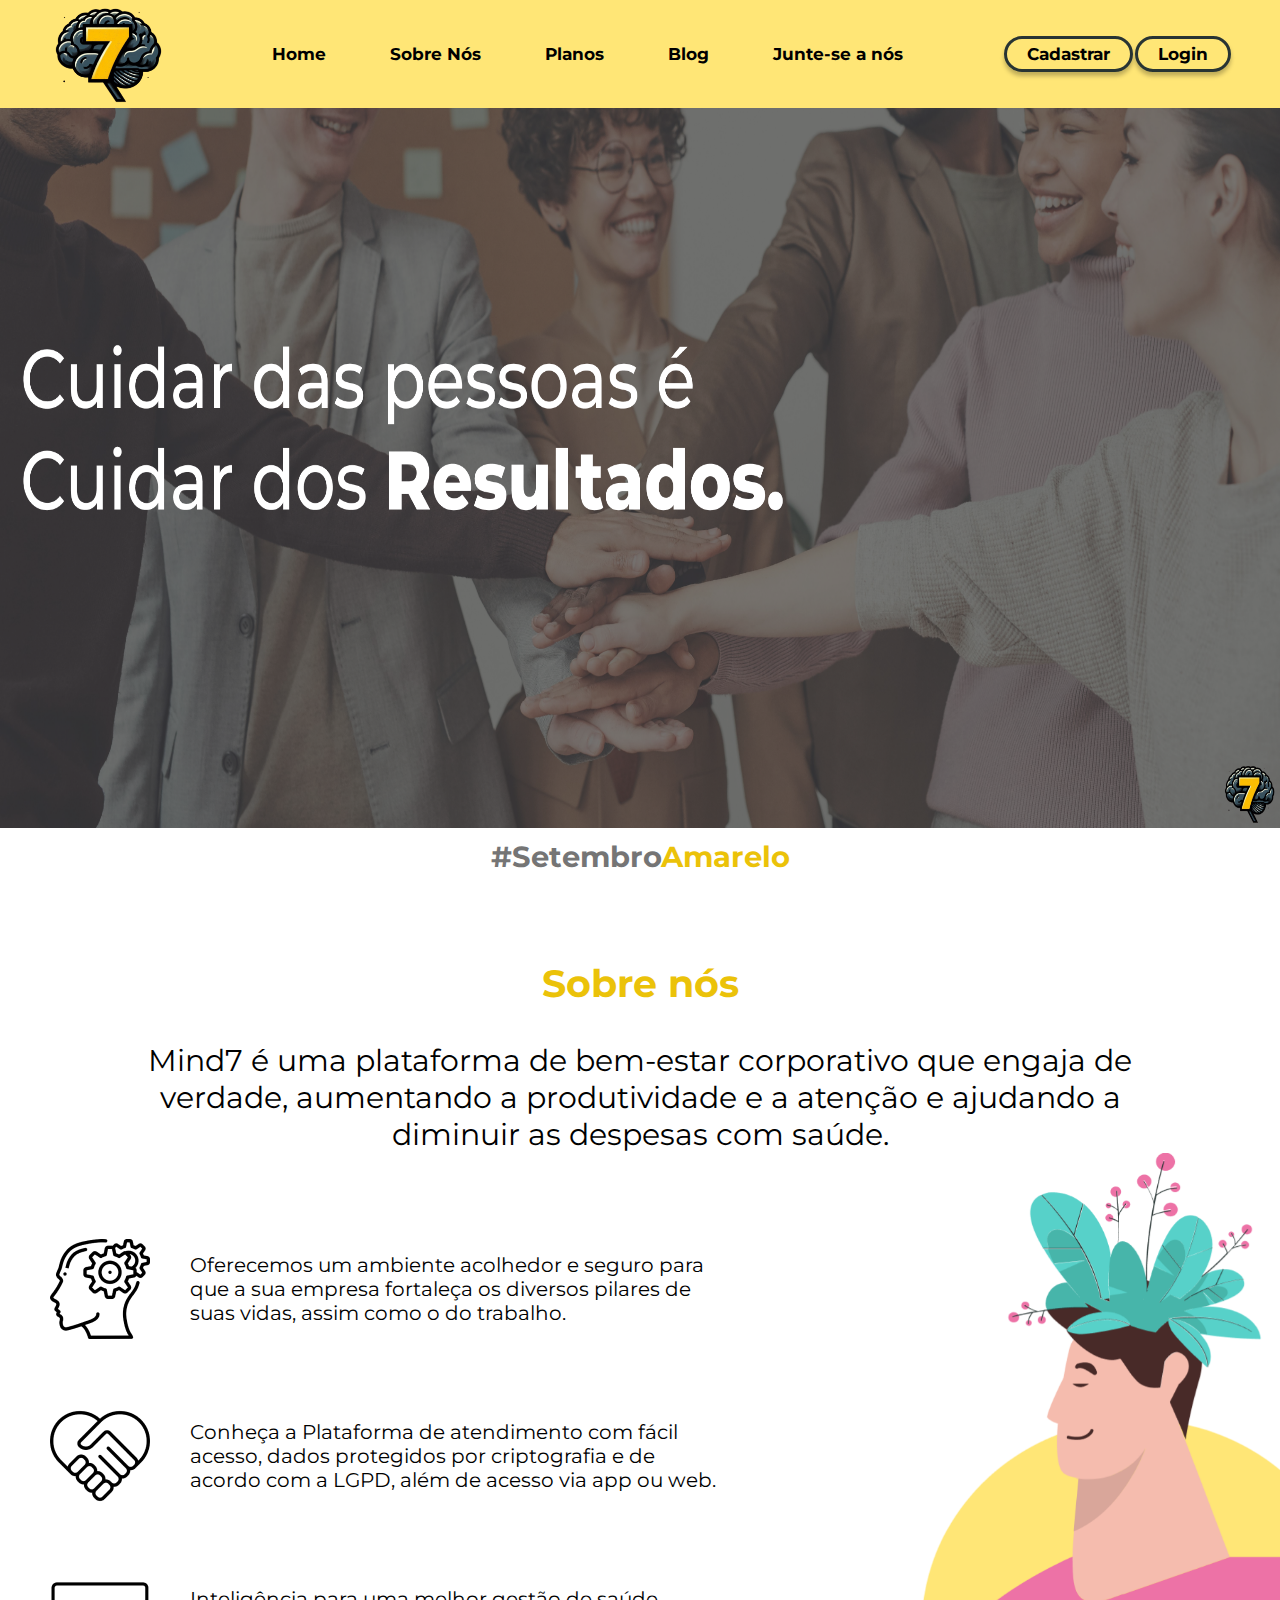
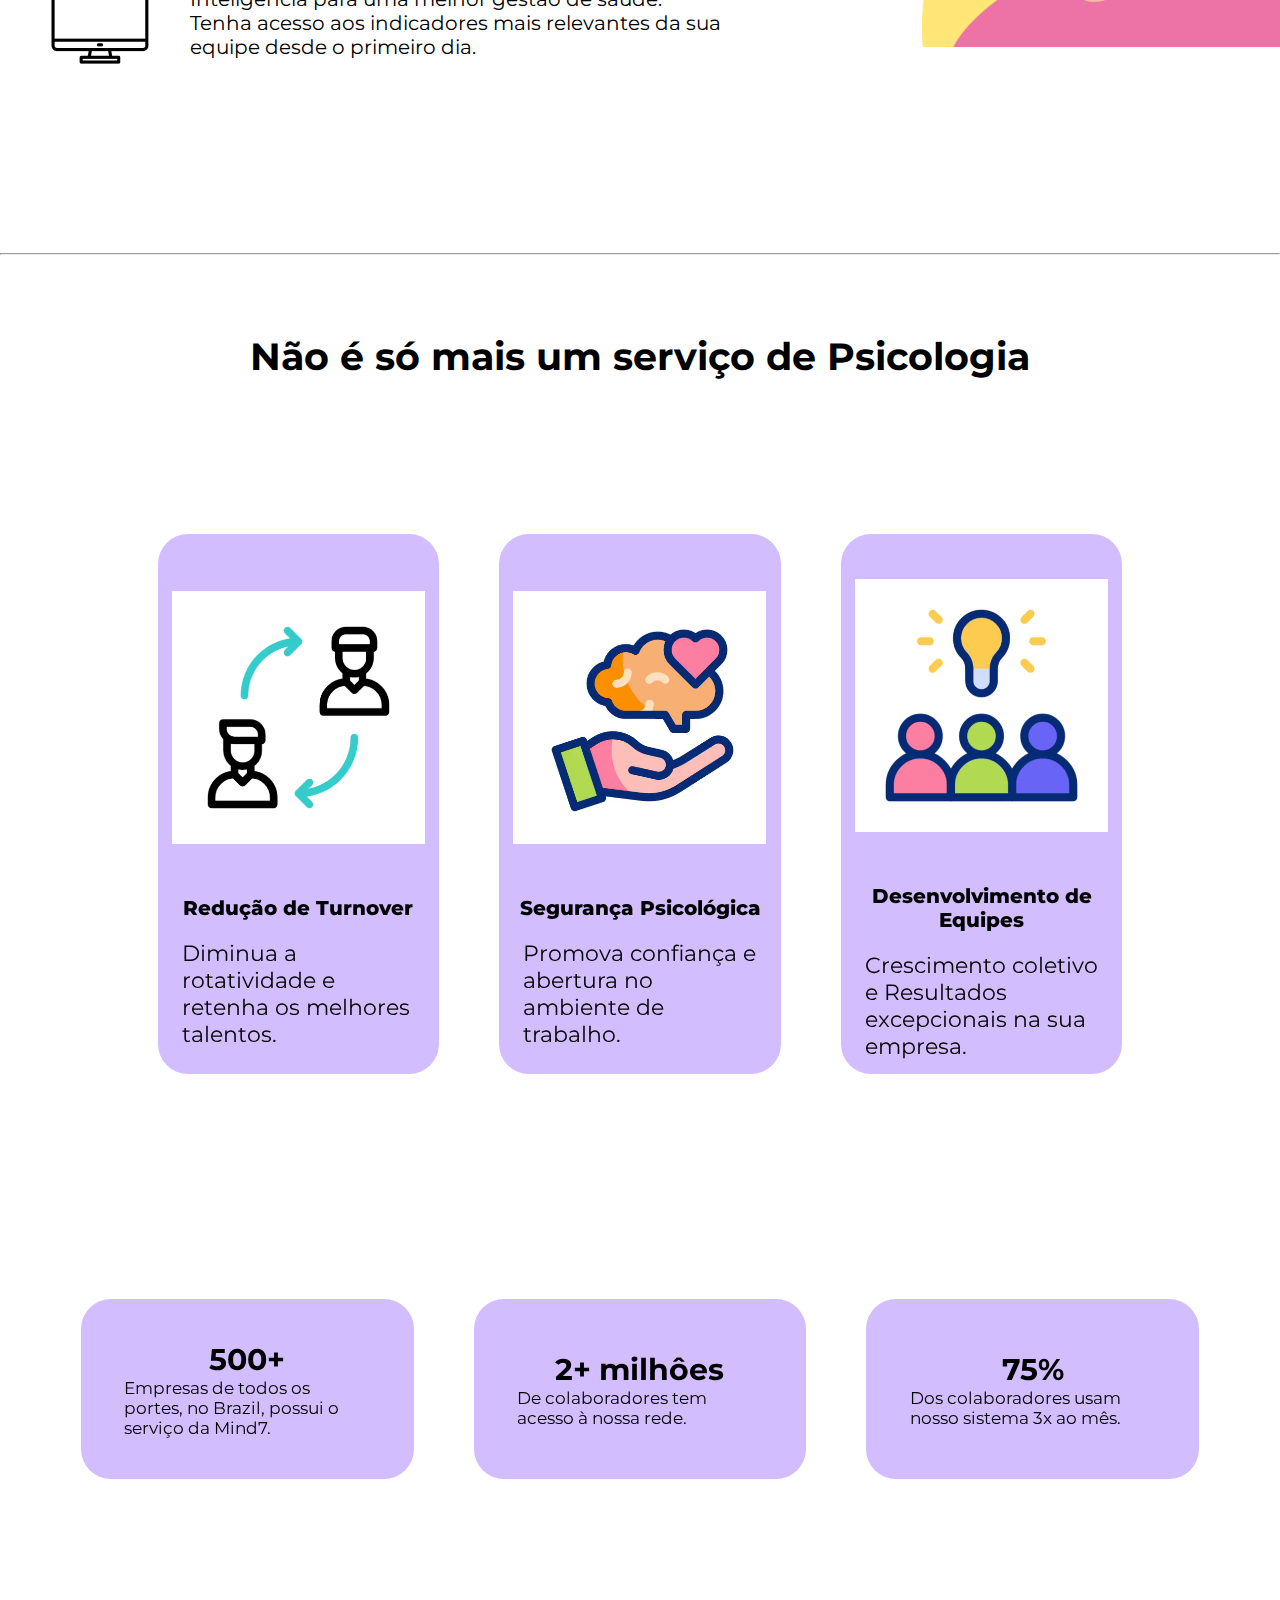
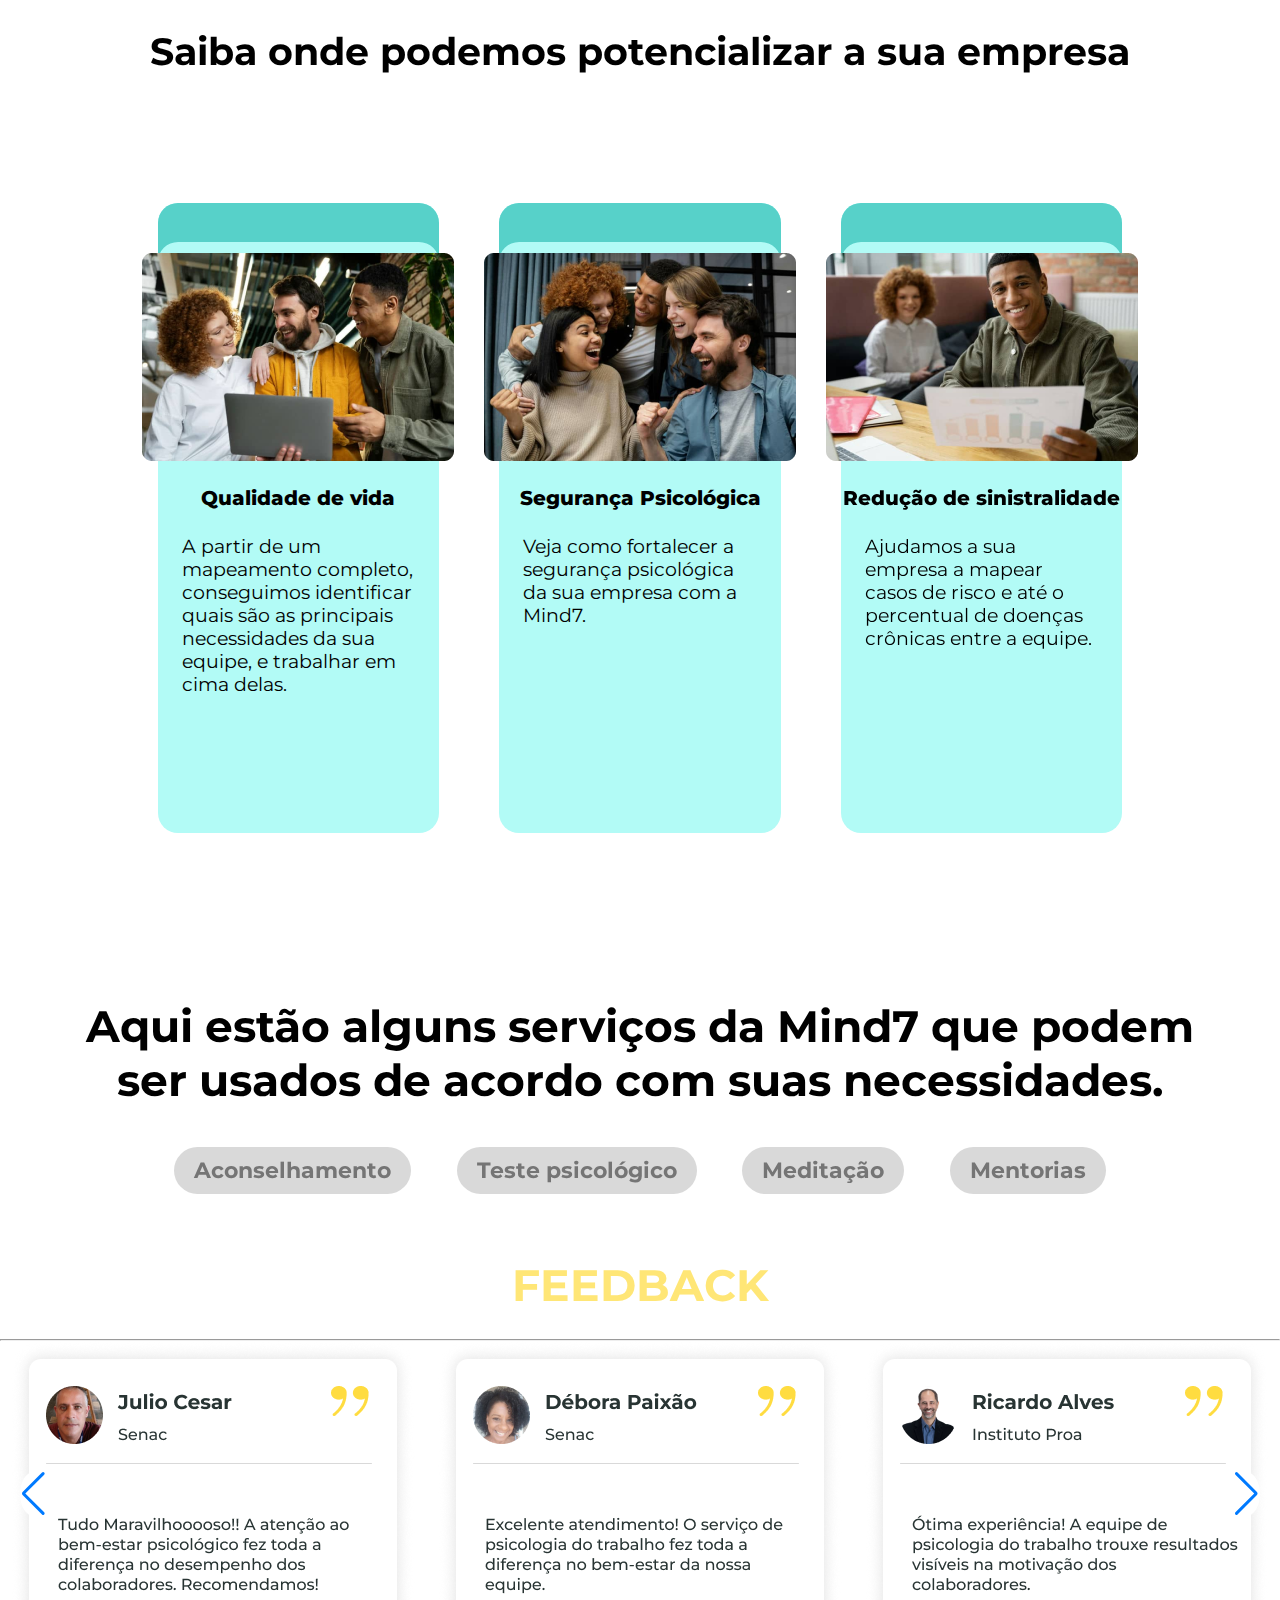
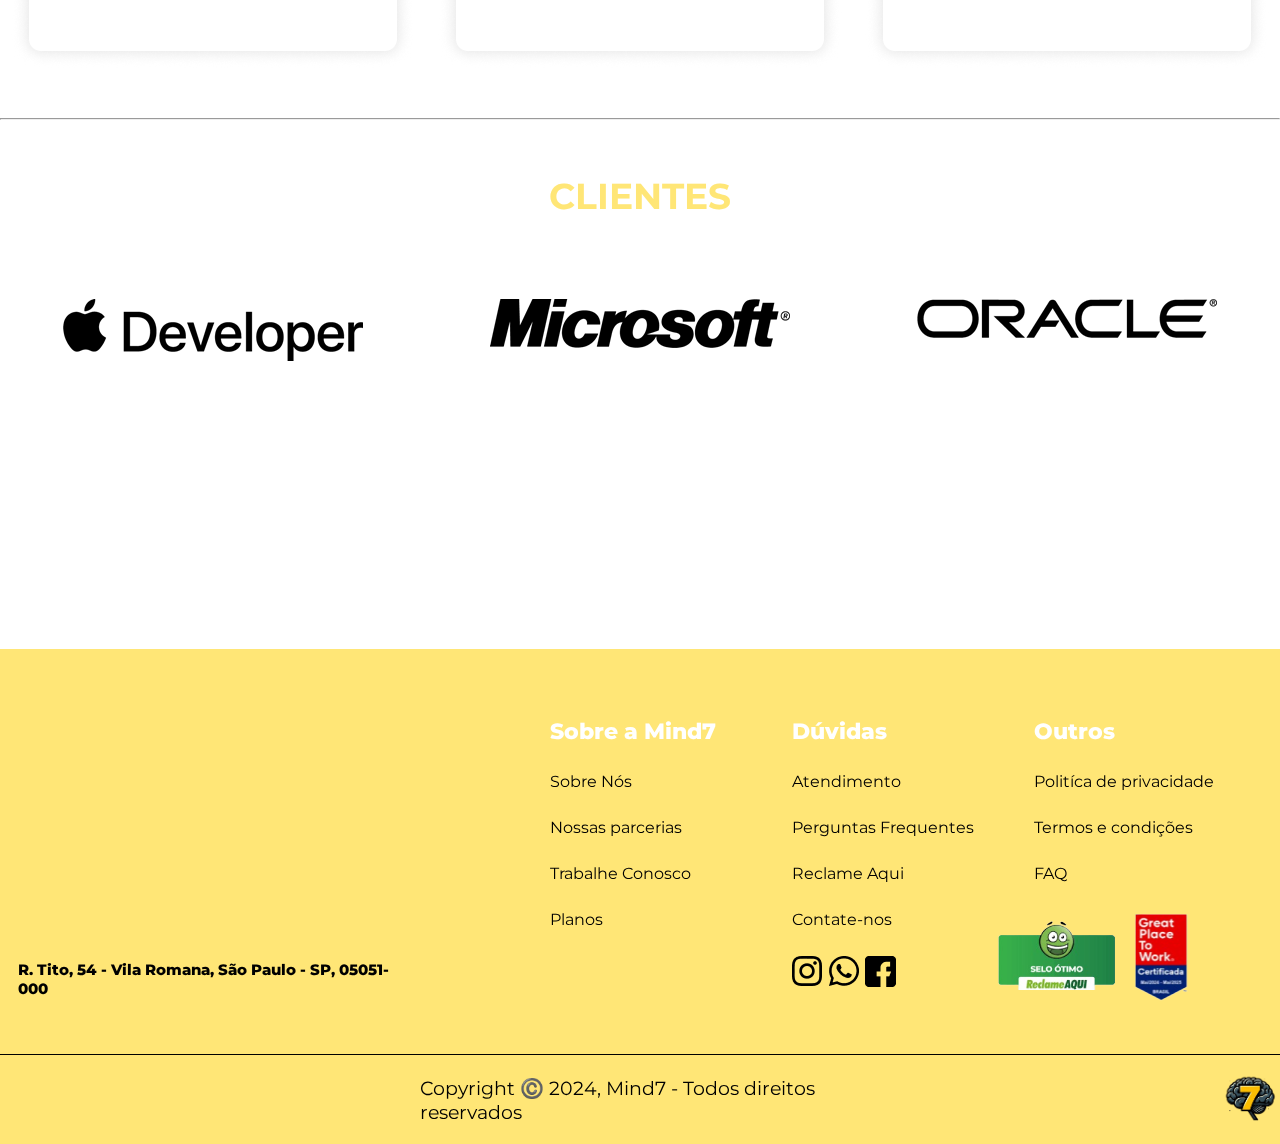
<file: index.html>
<!DOCTYPE html>
<html lang="pt-br">
<head>
    <meta charset="UTF-8">
    <meta name="viewport" content="width=device-width, initial-scale=1.0">
    <link rel="stylesheet" href="./css/index.css">
    <link rel="stylesheet" href="./css/feedback.css">
    <link rel="stylesheet" href="./css/footer.css">
    <link rel="stylesheet" href="./css/footer.css">
    <link rel="stylesheet" href="./css/home_page2.css">
    <link rel="stylesheet" href="./css/home_page3.css">
    <link rel="stylesheet" href="./css/sobre_nos.css">
    <link rel="stylesheet" href="https://unpkg.com/swiper/swiper-bundle.min.css" />
    <link href="https://fonts.googleapis.com/css2?family=Montserrat:wght@400;700&family=Orbitron:wght@400;700&display=swap" rel="stylesheet">
    <link rel="stylesheet" href="https://fonts.googleapis.com/css2?family=Material+Symbols+Outlined:opsz,wght,FILL,GRAD@20..48,100..700,0..1,-50..200" />
    <link rel="shortcut icon" href="./assets/logo-mind7.png" type="image/x-icon">
    <title>Mind7 - Home</title>
</head>
<body>
    <main>
        <header class="container-sidebar">
            
            <a class="container-logo zoom-logo" href="./index.html">
                <img src="./assets/logo-mind7.png" alt="Logo Mind7">
            </a>

            <nav class="Container-links">
                <a class="zoom" href="./index.html">Home</a>
                <a class="zoom" href="#sobre_nos">Sobre Nós</a>
                <a class="zoom" href="./nossosPlanos.html">Planos</a>
                <a class="zoom" href="./blog.html">Blog</a>
                <a class="zoom" href="./trabalheConosco.html">Junte-se a nós</span></a>
            </nav>

             <div class="container-cadastro-login">
                <button><a href="./cadastro.html">Cadastrar</a></button>
                <button><a href="./login.html">Login</a></button>
             </div>
        </header>

        <section id="section1" class="container-home carrosel-item-1-desative">
            <div class="container-peca-ajuda">
                <img id="image-peca-ajuda" src="./assets/image-peca-ajuda.webp" alt="">

                <div class="container-saiba-mais">
                    <button id="botao-saiba-mais"><a href="https://www.youtube.com/watch?v=4MjY8l06FLY&ab_channel=B%26NFNeg%C3%B3cios" target="_blank">SAIBA MAIS</a></button>
                </div>
            </div>

            <div>
                <img id="image-illustration" src="./assets/illustration (1).png" alt="">
            </div>
        </section>

        <section id="section2" class="container-home carrosel-item-2-ative">
            <div style="width: 100%; height: 80vh;" class="container-peca-ajuda">
                <img style="width: 100%; height: 88vh;" src="./assets/Frame 66 (1).png" alt=""> 
            </div>
        </section>

        <section class="container-hashtag">
            <br><br><br>
            <p style="font-family: Montserrat; font-weight: bold; color: #757575; text-align: center;">
                #Setembro<span style="color: #EBC209;">Amarelo</span>
            </p>
            <br>
        </section>
        <br>
        <br>
        <br>
        <br>
        <div>
            <br>
            <br>
            <a href="" id="sobre_nos"></a>
            <section class="container_sobre_nos">
                <div class="titulo_1">
                    <h1>Sobre nós</h1>
                    <p>Mind7 é uma plataforma de bem-estar corporativo que engaja de verdade, aumentando a produtividade e a atenção e ajudando a diminuir as despesas com saúde.</p>
                </div>
                
                <div class="diferenciais">
                    <div class="item">
                        <img src="./assets/Frame 14.png" alt="Computer">
                    <p>Oferecemos um ambiente acolhedor e seguro para que a sua empresa fortaleça os diversos pilares de suas vidas, assim como o do trabalho.</p>
                </div>
                <div class="item">
                    <img src="./assets/Frame 16.png" alt="Coração">
                    <p>Conheça a Plataforma de atendimento com fácil acesso, dados protegidos por criptografia e de acordo com a LGPD, além de acesso via app ou web.</p>
                </div>
                <div class="item">
                    <img src="./assets/Frame 17.png" alt="Engrenagem">
                    <p>Inteligência para uma melhor gestão de saúde. Tenha acesso aos indicadores mais relevantes da sua equipe desde o primeiro dia.</p>
                </div>
                </div>
                
            </section>
            <div class="cabeca">
                <img src="./assets/Frame 18.png" alt="Homen_pensante">
            </div>
        </div>
        <hr>
        <br>
        <br>
        <section class="parte3_home">
        <div class="titulo">
            <h1>Não é só mais um serviço de Psicologia</h1>
        </div>
        <br>
        
        <div class="container_cards">
            <div class="card_1">
                <div class="conteudo_card10">   
                    <video autoplay loop muted>
                        <source src="./assets/turns.mp4" type="video/mp4">
                      </video>
                    <h4>Redução de Turnover</h4>
                    <p>Diminua a rotatividade e retenha os melhores talentos.</p>   
                </div>            
            </div>
            <div class="card_1">
                <div class="conteudo_card10">   
                    <video autoplay loop muted>
                        <source src="./assets/Frame 55.mp4" type="video/mp4">
                      </video>
                    <h4>Segurança Psicológica</h4>
                    <p>Promova confiança e abertura no ambiente de trabalho.</p>   
                </div>            
            </div>
            <div class="card_1">
                <div class="conteudo_card10">   
                    <video autoplay loop muted>
                        <source src="./assets/idea.mp4" type="video/mp4">
                      </video>
                    <h4>Desenvolvimento de Equipes</h4>
                    <p>Crescimento coletivo e Resultados excepcionais na sua empresa.</p>   
                </div>            
            </div>
        </div>

        <div class="container_cards2">
            <div class="conteudo_card2">
                <h1>500+</h1>
                <p>Empresas de todos os portes, no Brazil, possui o serviço da Mind7.</p>
            </div>
            <div class="conteudo_card2">
                <h1>2+ milhôes</h1>
                <p>De colaboradores tem acesso à nossa rede.</p>
            </div>
            <div class="conteudo_card2">
                <h1>75%</h1>
                <p>Dos colaboradores usam nosso sistema 3x ao mês.</p>
            </div>
        </div>
    </section>

    <br>

    <section class="parte3_home"></section>
        <div class="titulo">
            <h1>Saiba onde podemos potencializar a sua empresa</h1>
        </div>
        <br>
        <br>
        
        <div class="container_cards">
            <div class="card_1 zoom">
                <div class="conteudo_card1">   
                    <img src="./assets/Frame 60.png" alt="Frame 1">
                    <h4>Qualidade de vida</h4>
                    <p style="font-size: 19px;" class="p_1">A partir de um mapeamento completo, conseguimos identificar quais são as principais necessidades da sua equipe, e trabalhar em cima delas.</p>   
                </div>            
            </div>
            <div class="card_1 zoom">
                <div class="conteudo_card1">   
                    <img src="./assets/Frame 61.png" alt="Frame 2">
                    <h4 >Segurança Psicológica</h4>
                    <p style="font-size: 19px;" class="p_2">Veja como fortalecer a segurança psicológica da sua empresa com a Mind7.</p>   
                </div>            
            </div>
            <div class="card_1 zoom">
                <div class="conteudo_card1">   
                    <img src="./assets/Frame 62.png" alt="Frame 3">
                    <h4>Redução de sinistralidade</h4>
                    <p style="font-size: 19px;" class="p_3">Ajudamos a sua empresa a mapear casos de risco e até o percentual de doenças crônicas entre a equipe.</p>   
                </div>            
            </div>
        </div>
    </section>
<br>    
<br>    
<br>
<br>
        <section class="container">
            <h1>Aqui estão alguns serviços da Mind7 que podem<br> ser usados de acordo com suas necessidades.</h1>
            <div class="serviços-wrapper">
                <a class="serviços" href="./nossosPlanos.html">Aconselhamento</a> 
                <a class="serviços" href="./nossosPlanos.html">Teste psicológico</a> 
                <a class="serviços" href="./nossosPlanos.html">Meditação</a> 
                <a class="serviços" href="./nossosPlanos.html">Mentorias</a> 
            </div>
            <br>
            <br>
            <h1 class="feedback">FEEDBACK</h1>
            <br>
            <hr>
        
            <!-- Contêiner do Swiper -->
            <div class="swiper-container">
                <div class="swiper-wrapper">
                    <div class="swiper-slide"><img src="./assets/Component 1.png" alt="Imagem 1"></div>
                    <div class="swiper-slide"><img src="./assets/Component 2.png" alt="Imagem 2"></div>
                    <div class="swiper-slide"><img src="./assets/Component 3.png" alt="Imagem 3"></div>
                    <div class="swiper-slide"><img src="./assets/Component 4.png" alt="Imagem 3"></div>
                    <!-- Adicione mais slides se necessário -->
                </div>
                <!-- Adicionando controles de navegação (opcional) -->
                <div class="swiper-button-next"></div>
                <div class="swiper-button-prev"></div>
            </div>
            <br>
            <hr>
            <br>
            <br>
            <h3 class="title_clientes">CLIENTES</h3>
            <br>
            <br>
             <br>
            <div class="swiper-container2">
                <div class="swiper-wrapper">
                    <div class="swiper-slide"><img src="./assets/Frame 30.png" alt="Imagem 1"></div>
                    <div class="swiper-slide"><img src="./assets/Frame 38.png" alt="Imagem 2"></div>
                    <div class="swiper-slide"><img src="./assets/Frame 29.png" alt="Imagem 3"></div>
                    <div class="swiper-slide"><img src="./assets/Frame 37.png" alt="Imagem 3"></div>
                </div>
             
            </div>
        </section>

        <footer>
            <div class="container-principal">
                <div style="margin-left: 2vh;">
                    <iframe src="https://www.google.com/maps/embed?pb=!1m14!1m8!1m3!1d14632.491130865968!2d-46.6917602!3d-23.5280859!3m2!1i1024!2i768!4f13.1!3m3!1m2!1s0x94cef8775663b04f%3A0x923835e9005f8309!2sSenac%20Lapa%20Tito!5e0!3m2!1spt-BR!2sbr!4v1726014099500!5m2!1spt-BR!2sbr" width="400" height="250" style="border:0;" allowfullscreen="" loading="lazy" referrerpolicy="no-referrer-when-downgrade"></iframe>
                    <h4>R. Tito, 54 - Vila Romana, São Paulo - SP, 05051-000</h4>
                </div>
    
                <div class="container-links">
                    <div class="caixa-links">
                        <h4>Sobre a Mind7</h4>
                        <a href="./index.html">Sobre Nós</a>
                        <a href="#">Nossas parcerias</a>
                        <a href="./trabalheConosco.html">Trabalhe Conosco</a>
                        <a href="./nossosPlanos.html">Planos</a>
                    </div>
    
                    <div class="caixa-links">
                        <h4>Dúvidas</h4>
                        <a href="#">Atendimento</a>
                        <a href="#">Perguntas Frequentes</a>
                        <a href="#">Reclame Aqui</a>
                        <a href="#">Contate-nos</a>
    
                        <div style="display: flex; width: 20%; gap: 14%; align-items: center;">
                            <img src="./assets/instagram 1.png" alt=""><img src="./assets/whatsapp 1.png" alt=""><img src="./assets/facebook 1.png" alt="">
                        </div>
                    </div>
    
                    <div class="caixa-links">
                        <h4>Outros</h4>
                        <a href="#">Politíca de privacidade</a>
                        <a href="#">Termos e condições</a>
                        <a href="#">FAQ</a>
    
                        <div style="display: flex; width: 50%; gap: 14%; align-items: center; justify-content: center;">
                            <img src="./assets/reclameaqui.png" alt="">
                            <img src="./assets/greatplacetowork.png" alt="">
                        </div>
                    </div>
    
                    
                </div>
            </div>
            <div class="footer-end">
                <p>Copyright ©️ 2024, Mind7 - Todos direitos reservados</p>
                <a href="./index.html"><img src="./assets/logo-mind7.png" alt=""></a>
            </div>
        </footer>

        <div vw class="enabled">
            <div vw-access-button class="active"></div>
            <div vw-plugin-wrapper>
              <div class="vw-plugin-top-wrapper"></div>
            </div>
          </div>
          <script src="https://vlibras.gov.br/app/vlibras-plugin.js"></script>
          <script>
            new window.VLibras.Widget('https://vlibras.gov.br/app');
          </script>
    </main>
</body>
<script src="https://unpkg.com/swiper/swiper-bundle.min.js"></script>
<script src="./js/feedback.js"></script>
<script src="./js/clientes.js"></script>
<script src="./js/carrosel.js"></script>
</html>
</file>
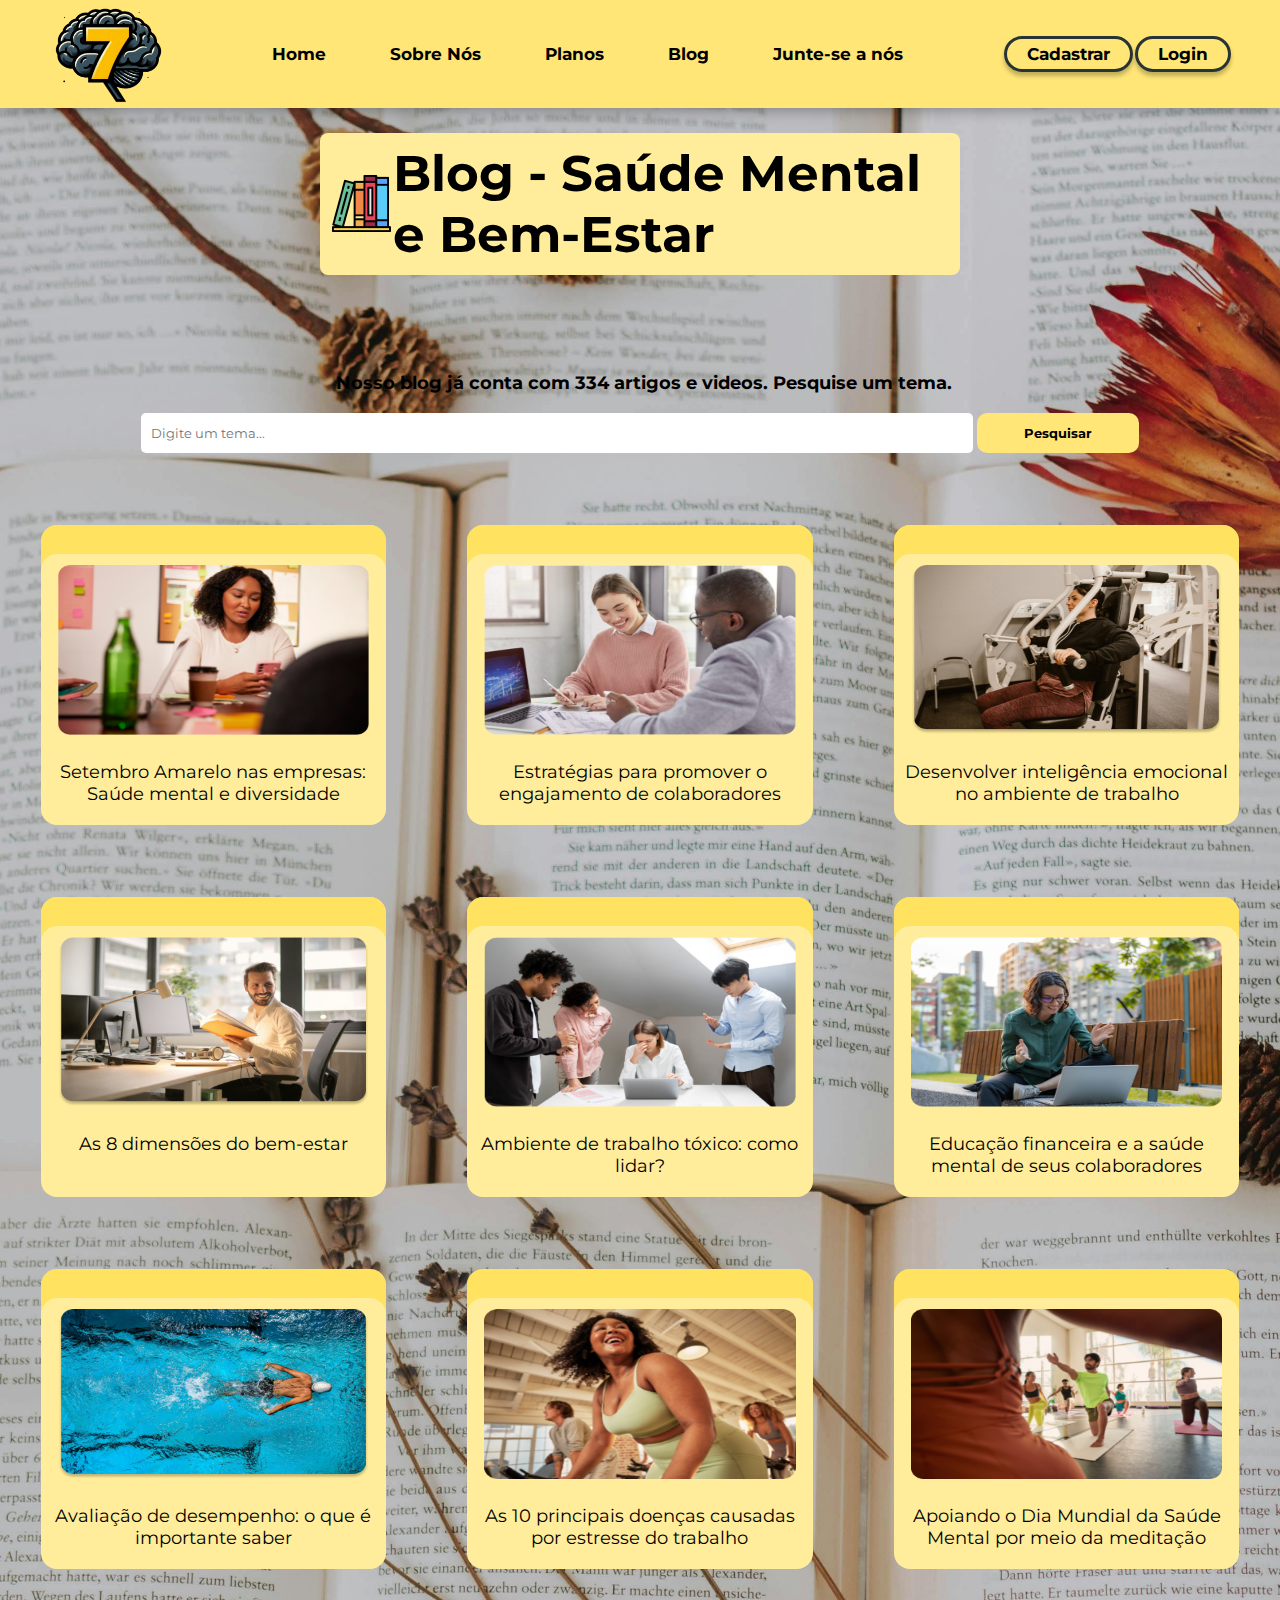
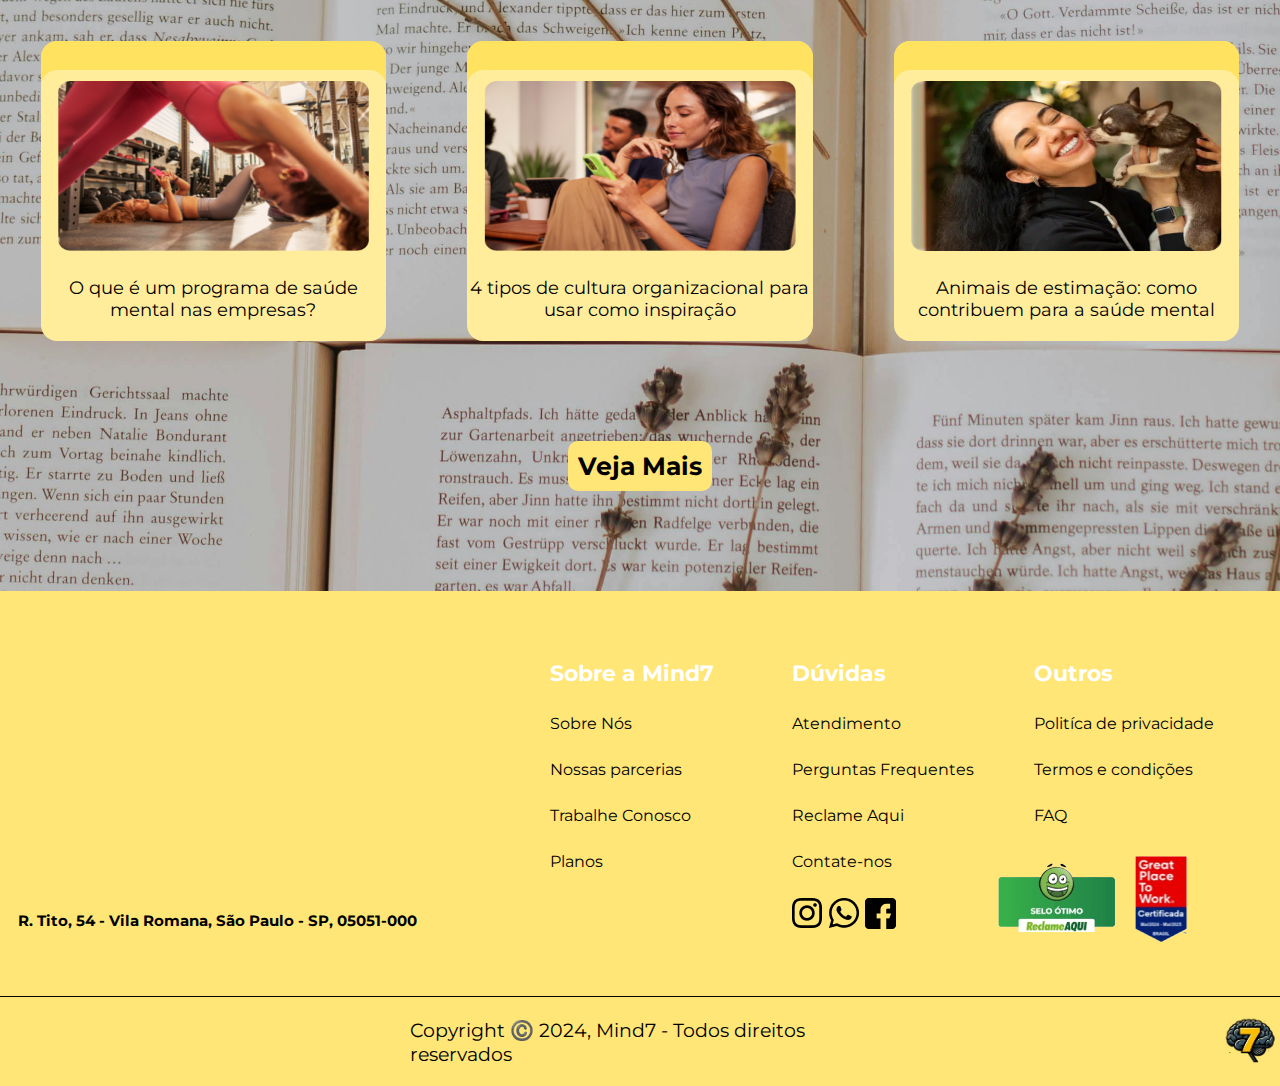
<file: blog.html>
<!DOCTYPE html>
<html lang="pt-br">
  <head>
    <meta charset="UTF-8" />
    <meta name="viewport" content="width=device-width, initial-scale=1.0" />
    <link rel="stylesheet" href="./css/blog.css" />
    <link rel="stylesheet" href="./css/footer.css" />
    <link
      href="https://fonts.googleapis.com/css2?family=Montserrat:wght@400;700&family=Orbitron:wght@400;700&display=swap"
      rel="stylesheet"
    />
    <link
      rel="stylesheet"
      href="https://fonts.googleapis.com/css2?family=Material+Symbols+Outlined:opsz,wght,FILL,GRAD@20..48,100..700,0..1,-50..200"
    />
    <link
      rel="shortcut icon"
      href="./assets/logo-mind7.png"
      type="image/x-icon"
    />
    <title>Mind7 - Blog</title>
  </head>
  <body>
    <main>
      <header class="container-sidebar">
        <a class="container-logo zoom-logo" href="./index.html">
          <img src="./assets/logo-mind7.png" alt="Logo Mind7" />
        </a>

        <nav class="Container-links">
          <a class="zoom" href="./index.html">Home</a>
          <a class="zoom" href="./index.html">Sobre Nós</a>
          <a class="zoom" href="./nossosPlanos.html">Planos</a>
          <a class="zoom" href="./blog.html">Blog</a>
          <a class="zoom" href="./trabalheConosco.html">Junte-se a nós</a>
        </nav>

        <div class="container-cadastro-login">
          <button><a href="./cadastro.html">Cadastrar</a></button>
          <button><a href="./login.html">Login</a></button>
        </div>
      </header>

      <div class="container_blog2"></div>
      <section class="titulo_01">
        <img src="./assets/livros 1.png" alt="Livros_estante" />
        <h1>Blog - Saúde Mental e Bem-Estar</h1>
      </section>

      <section class="pesquisa">
        <p>Nosso blog já conta com 334 artigos e videos. Pesquise um tema.</p>
        <br />
        <input type="text" placeholder="Digite um tema..." class="pesq" />
        <input type="button" value="Pesquisar" class="btn1" />
      </section>
      <section class="sessao1">
        <div class="caixa">
          <img src="./assets/art12.png" alt="" />
          <a href="#">
            <p>Setembro Amarelo nas empresas: Saúde mental e diversidade</p></a
          >
        </div>
        <div class="caixa">
          <img src="./assets/art2.png" alt="" />
          <a href=""
            ><p>Estratégias para promover o engajamento de colaboradores</p></a
          >
        </div>
        <div class="caixa">
          <img src="./assets/art3.png" alt="" />
          <a href="#"
            ><p>
              Desenvolver inteligência emocional no ambiente de trabalho
            </p></a
          >
        </div>
      </section>

      <section class="sessao2">
        <div class="caixa">
          <img src="./assets/art4.png" alt="" />
          <a href="#"><p>As 8 dimensões do bem-estar</p></a>
        </div>
        <div class="caixa">
          <img src="./assets/art5.png" alt="" />
          <a href="#"> <p>Ambiente de trabalho tóxico: como lidar?</p></a>
        </div>
        <div class="caixa">
          <img src="./assets/art6.png" alt="" />
          <a href="#">
            <p>Educação financeira e a saúde mental de seus colaboradores</p></a
          >
        </div>
      </section>
      <section class="sessao3">
        <div class="caixa">
          <img src="./assets/art7.png" alt="" />
          <a href="#"
            ><p>Avaliação de desempenho: o que é importante saber</p></a
          >
        </div>
        <div class="caixa">
          <img src="./assets/Capturar 1.png" alt="" />
          <a href="#"
            ><p>
              As 10 principais doenças causadas por estresse do trabalho
            </p></a
          >
        </div>
        <div class="caixa">
          <img src="./assets/art9.png" alt="" />
          <a href="#"
            ><p>
              Apoiando o Dia Mundial da Saúde Mental por meio da meditação
            </p></a
          >
        </div>
      </section>
      <section class="sessao4">
        <div class="caixa">
          <img src="./assets/art10.png" alt="" />
          <a href="#"
            ><p>O que é um programa de saúde mental nas empresas?</p></a
          >
        </div>
        <div class="caixa">
          <img src="./assets/art11.png" alt="" />
          <a href="#">
            <p>
              4 tipos de cultura organizacional para usar como inspiração
            </p></a
          >
        </div>
        <div class="caixa">
          <img src="./assets/art1.png" alt="" />
          <a href="#">
            <p>Animais de estimação: como contribuem para a saúde mental</p></a
          >
        </div>
      </section>

      <section class="sessao6">
        <div class="veja">
          <p>Veja Mais</p>
        </div>
      </section>

      <footer>
        <div class="container-principal">
          <div style="margin-left: 2vh">
            <iframe
              src="https://www.google.com/maps/embed?pb=!1m14!1m8!1m3!1d14632.491130865968!2d-46.6917602!3d-23.5280859!3m2!1i1024!2i768!4f13.1!3m3!1m2!1s0x94cef8775663b04f%3A0x923835e9005f8309!2sSenac%20Lapa%20Tito!5e0!3m2!1spt-BR!2sbr!4v1726014099500!5m2!1spt-BR!2sbr"
              width="400"
              height="250"
              style="border: 0"
              allowfullscreen=""
              loading="lazy"
              referrerpolicy="no-referrer-when-downgrade"
            ></iframe>
            <h4>R. Tito, 54 - Vila Romana, São Paulo - SP, 05051-000</h4>
          </div>

          <div class="container-links">
            <div class="caixa-links">
              <h4>Sobre a Mind7</h4>
              <a href="./index.html">Sobre Nós</a>
              <a href="">Nossas parcerias</a>
              <a href="./trabalheConosco.html">Trabalhe Conosco</a>
              <a href="./nossosPlanos.html">Planos</a>
            </div>

            <div class="caixa-links">
              <h4>Dúvidas</h4>
              <a href="">Atendimento</a>
              <a href="">Perguntas Frequentes</a>
              <a href="">Reclame Aqui</a>
              <a href="">Contate-nos</a>

              <div
                style="display: flex; width: 20%; gap: 14%; align-items: center"
              >
                <img src="./assets/instagram 1.png" alt="" /><img
                  src="./assets/whatsapp 1.png"
                  alt=""
                /><img src="./assets/facebook 1.png" alt="" />
              </div>
            </div>

            <div class="caixa-links">
              <h4>Outros</h4>
              <a href="">Politíca de privacidade</a>
              <a href="">Termos e condições</a>
              <a href="">FAQ</a>

              <div
                style="
                  display: flex;
                  width: 50%;
                  gap: 14%;
                  align-items: center;
                  justify-content: center;
                "
              >
                <img src="./assets/reclameaqui.png" alt="" />
                <img src="./assets/greatplacetowork.png" alt="" />
              </div>
            </div>
          </div>
        </div>
        <div class="footer-end">
          <p>Copyright ©️ 2024, Mind7 - Todos direitos reservados</p>
          <a href="./index.html"
            ><img src="./assets/logo-mind7.png" alt=""
          /></a>
        </div>
      </footer>

      <div vw class="enabled">
        <div vw-access-button class="active"></div>
        <div vw-plugin-wrapper>
          <div class="vw-plugin-top-wrapper"></div>
        </div>
      </div>
      <script src="https://vlibras.gov.br/app/vlibras-plugin.js"></script>
      <script>
        new window.VLibras.Widget("https://vlibras.gov.br/app");
      </script>
    </main>
  </body>
</html>
</file>
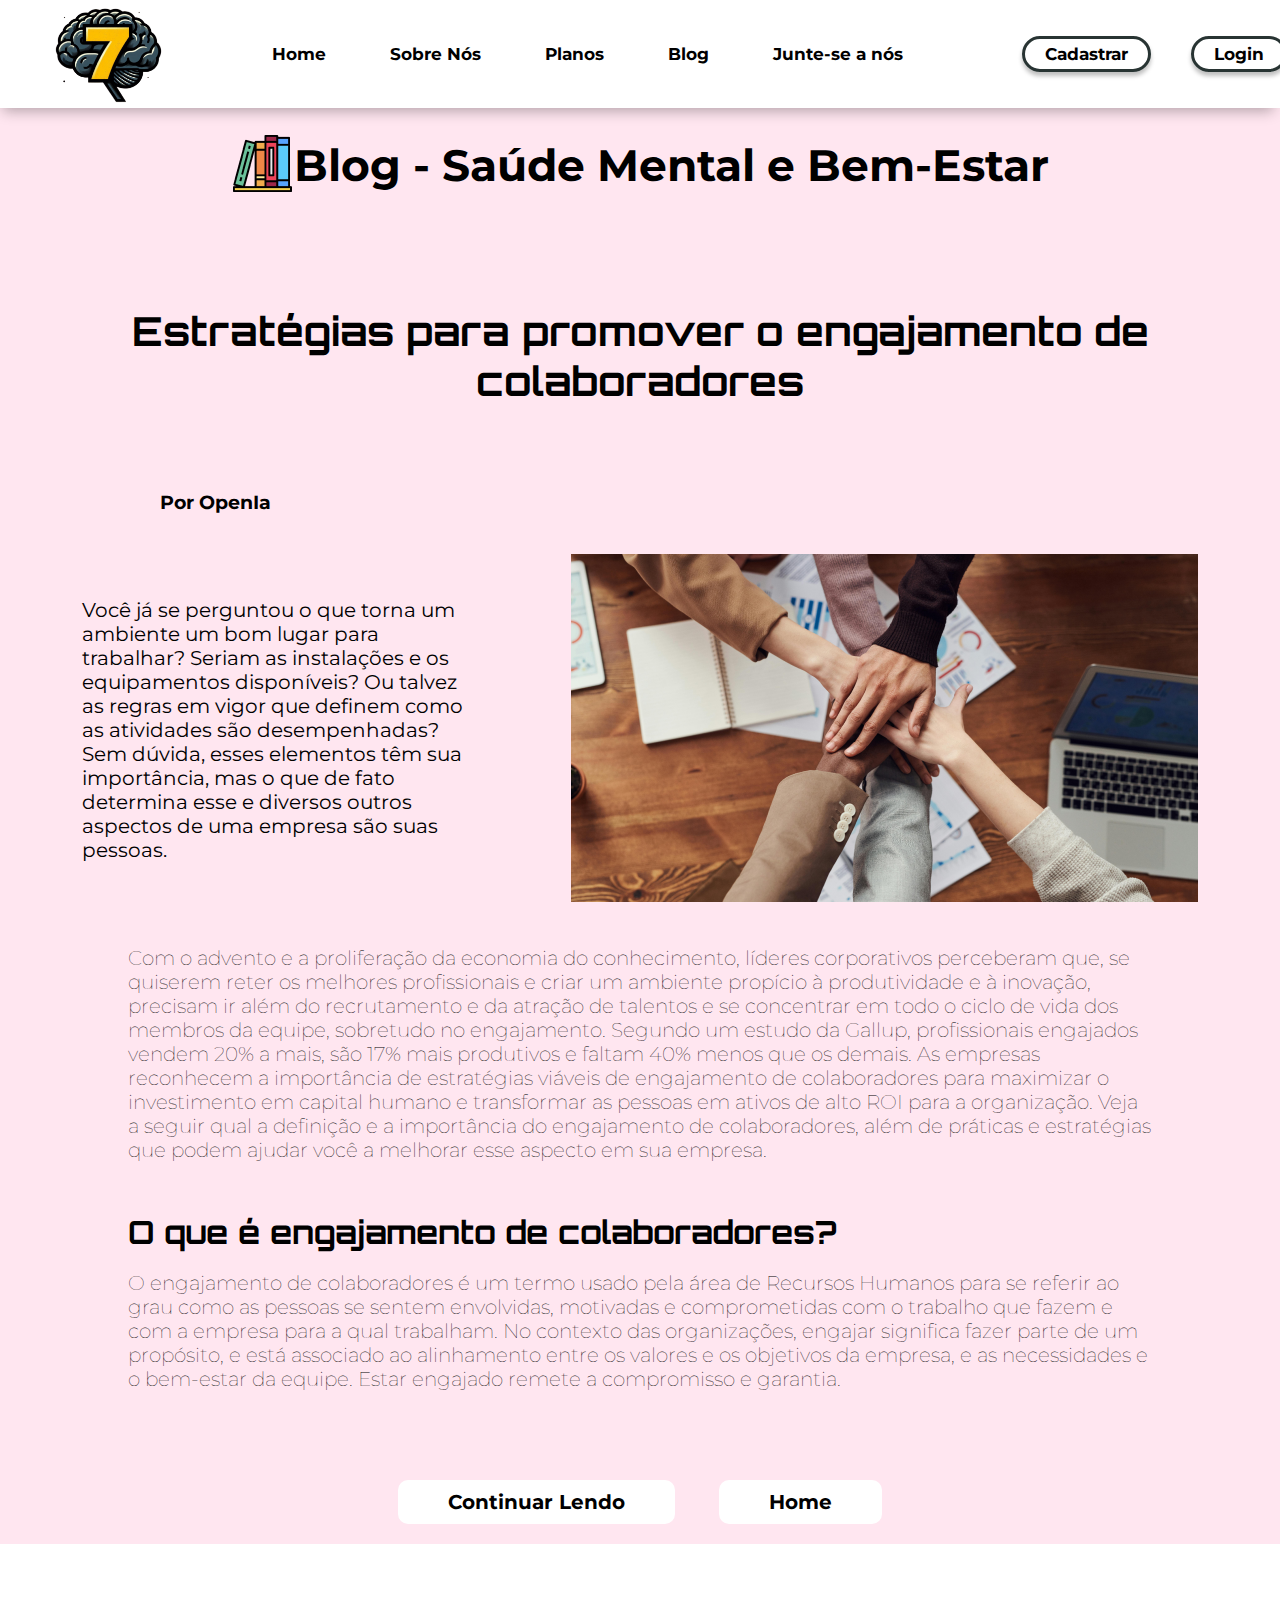
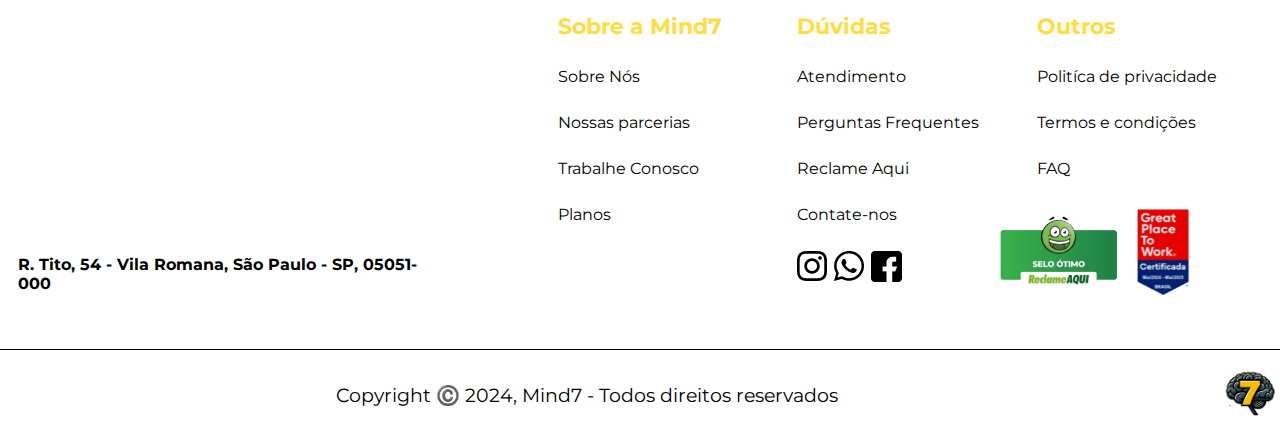
<file: blog_page2.html>
<!DOCTYPE html>
<html lang="pt-br">
<head>
    <meta charset="UTF-8">
    <meta name="viewport" content="width=device-width, initial-scale=1.0">
    <link rel="stylesheet" href="./css/blog_page2.css">
    <link rel="stylesheet" href="./css/footerWhite.css">
    <link href="https://fonts.googleapis.com/css2?family=Montserrat:wght@400;700&family=Orbitron:wght@400;700&display=swap" rel="stylesheet">
    <link rel="stylesheet" href="https://fonts.googleapis.com/css2?family=Material+Symbols+Outlined:opsz,wght,FILL,GRAD@20..48,100..700,0..1,-50..200" />
    <link rel="shortcut icon" href="./assets/logo-mind7.png" type="image/x-icon">
    <title>Mind7 - Blog</title>
</head>
<body>
    <main>
        <header class="container-sidebar">
            
            <a class="container-logo zoom-logo" href="./index.html">
                <img src="./assets/logo-mind7.png" alt="Logo Mind7">
            </a>

            <nav class="Container-links">
                <a class="zoom" href="./index.html">Home</a>
                <a class="zoom" href="./index.html">Sobre Nós</a>
                <a class="zoom" href="./nossosPlanos.html">Planos</a>
                <a class="zoom" href="./blog.html">Blog</a>
                <a class="zoom" href="./trabalheConosco.html">Junte-se a nós</span></a>
            </nav>

             <div class="container-cadastro-login">
                <button><a href="./cadastro.html">Cadastrar</a></button>
                <button><a href="./cadastro.html">Login</a></button>
             </div>
        </header>

        <div class="container_blog2">
        <section class="titulo_01">
            <img src="./assets/livros 1.png" alt="Livros_estante">
            <h1>Blog - Saúde Mental e Bem-Estar</h1>
        </section>

        <section class="titulo_materia">
            <h1>Estratégias para promover o engajamento de colaboradores</h1>
        </section>
        <section class="titulo_autor">
            <h3>Por OpenIa</h3>
        </section>

        <section class="paragrafo1">
            <div class="parte_1">
                <p>Você já se perguntou o que torna um ambiente um bom lugar para trabalhar? Seriam as instalações e os equipamentos disponíveis? Ou talvez as regras em vigor que definem como as atividades são desempenhadas? Sem dúvida, esses elementos têm sua importância, mas o que de fato determina esse e diversos outros aspectos de uma empresa são suas pessoas.</p>
            </div>
            <div class="img_blog2">
                <img class="foto_blog2" src="./assets/Frame 42.png" alt="">
            </div>
        </section>

        <section class="paragrafo2">
            <div class="parte_2">
                <p>
                    Com o advento e a proliferação da economia do conhecimento, líderes corporativos perceberam que, se quiserem reter os melhores profissionais e criar um ambiente propício à produtividade e à inovação, precisam ir além do recrutamento e da atração de talentos e se concentrar em todo o ciclo de vida dos membros da equipe, sobretudo no engajamento.
                    Segundo um estudo da Gallup, profissionais engajados vendem 20% a mais, são 17% mais produtivos e faltam 40% menos que os demais. As empresas reconhecem a importância de estratégias viáveis de engajamento de colaboradores para maximizar o investimento em capital humano e transformar as pessoas em ativos de alto ROI para a organização.
                    Veja a seguir qual a definição e a importância do engajamento de colaboradores, além de práticas e estratégias que podem ajudar você a melhorar esse aspecto em sua empresa.
                </p>
            </div>    
        </section>

        <section class="paragrafo_3">
            <div class="parte_3">
                <h1>O que é engajamento de colaboradores?</h1>
                <br>
                <p>
                    O engajamento de colaboradores é um termo usado pela área de Recursos Humanos para se referir ao grau como as pessoas se sentem envolvidas, motivadas e comprometidas com o trabalho que fazem e com a empresa para a qual trabalham. No contexto das organizações, engajar significa fazer parte de um propósito, e está associado ao alinhamento entre os valores e os objetivos da empresa, e as necessidades e o bem-estar da equipe. Estar engajado remete a compromisso e garantia.
                </p>
                <br>
            </div>
        </section>

        <section class="container_boton">
            <div class="boton2">
                <button><a href="./blog.html">Continuar Lendo</a></button>
                <button><a href="./index.html">Home</a></button>

            </div>
        </section>
    </div>

    <footer>
        <div class="container-principal">
            <div style="margin-left: 2vh;">
                <iframe src="https://www.google.com/maps/embed?pb=!1m14!1m8!1m3!1d14632.491130865968!2d-46.6917602!3d-23.5280859!3m2!1i1024!2i768!4f13.1!3m3!1m2!1s0x94cef8775663b04f%3A0x923835e9005f8309!2sSenac%20Lapa%20Tito!5e0!3m2!1spt-BR!2sbr!4v1726014099500!5m2!1spt-BR!2sbr" width="400" height="250" style="border:0;" allowfullscreen="" loading="lazy" referrerpolicy="no-referrer-when-downgrade"></iframe>
                <h4>R. Tito, 54 - Vila Romana, São Paulo - SP, 05051-000</h4>
            </div>

            <div class="container-links">
                <div class="caixa-links">
                    <h4>Sobre a Mind7</h4>
                    <a href="./index.html">Sobre Nós</a>
                    <a href="">Nossas parcerias</a>
                    <a href="./trabalheConosco.html">Trabalhe Conosco</a>
                    <a href="./nossosPlanos.html">Planos</a>
                </div>

                <div class="caixa-links">
                    <h4>Dúvidas</h4>
                    <a href="">Atendimento</a>
                    <a href="">Perguntas Frequentes</a>
                    <a href="">Reclame Aqui</a>
                    <a href="">Contate-nos</a>

                    <div style="display: flex; width: 20%; gap: 14%; align-items: center;">
                        <img src="./assets/instagram 1.png" alt=""><img src="./assets/whatsapp 1.png" alt=""><img src="./assets/facebook 1.png" alt="">
                    </div>
                </div>

                <div class="caixa-links">
                    <h4>Outros</h4>
                    <a href="">Politíca de privacidade</a>
                    <a href="">Termos e condições</a>
                    <a href="">FAQ</a>

                    <div style="display: flex; width: 50%; gap: 14%; align-items: center; justify-content: center;">
                        <img src="./assets/reclameaqui.png" alt="">
                        <img src="./assets/greatplacetowork.png" alt="">
                    </div>
                </div>

                
            </div>
        </div>
        <div class="footer-end">
            <p>Copyright ©️ 2024, Mind7 - Todos direitos reservados</p>
            <a href="./index.html"><img src="./assets/logo-mind7.png" alt=""></a>
        </div>
    </footer>

    <div vw class="enabled">
        <div vw-access-button class="active"></div>
        <div vw-plugin-wrapper>
          <div class="vw-plugin-top-wrapper"></div>
        </div>
      </div>
      <script src="https://vlibras.gov.br/app/vlibras-plugin.js"></script>
      <script>
        new window.VLibras.Widget('https://vlibras.gov.br/app');
      </script>
    </main>
</body>
</html>
</file>
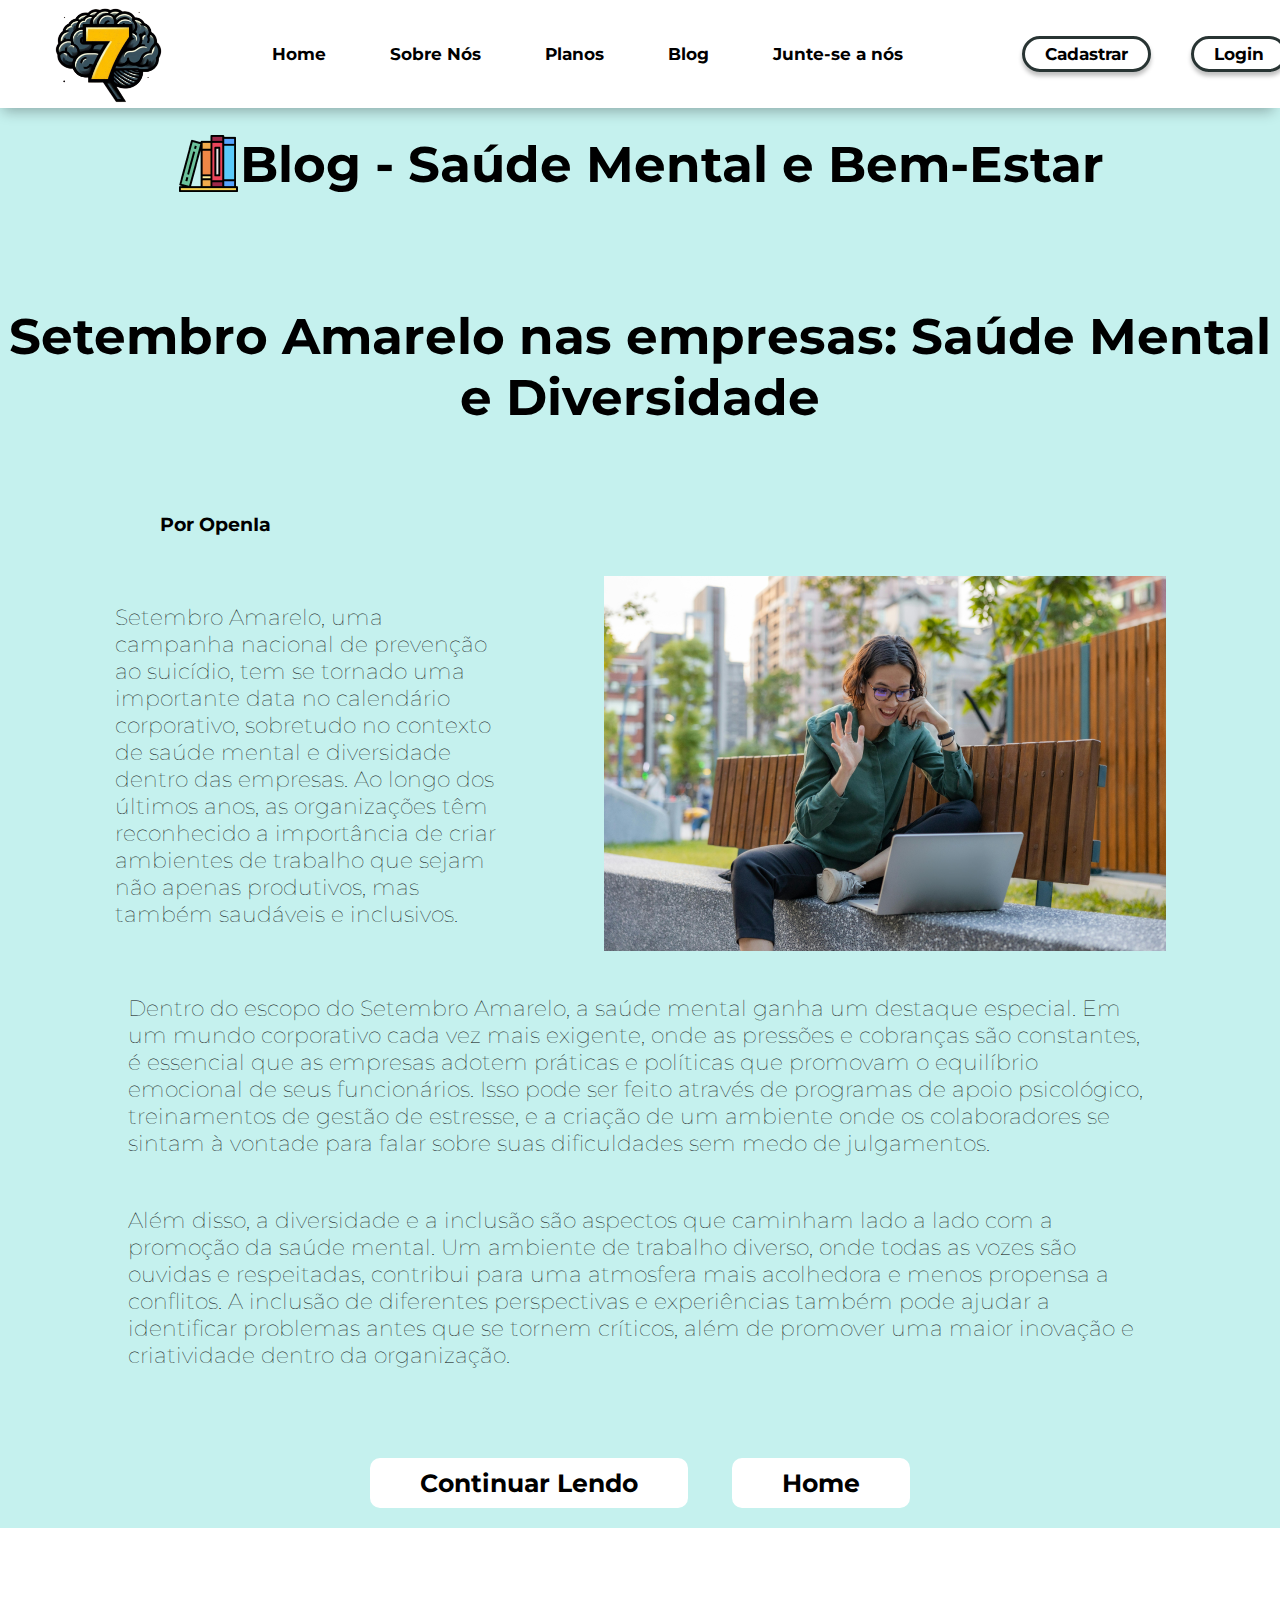
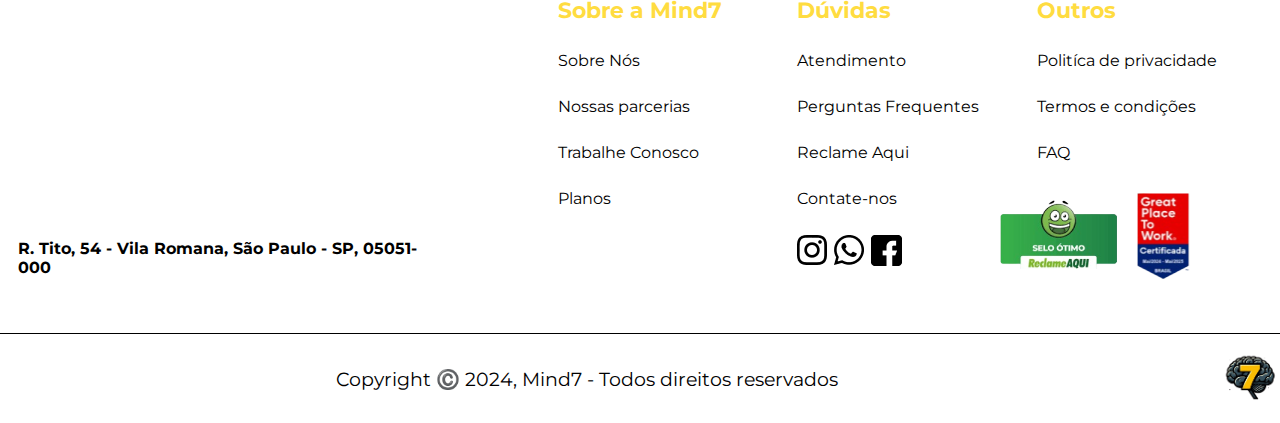
<file: blog_page3.html>
<!DOCTYPE html>
<html lang="pt-br">
<head>
    <meta charset="UTF-8">
    <meta name="viewport" content="width=device-width, initial-scale=1.0">
    <link rel="stylesheet" href="./css/blog_page3.css">
    <link rel="stylesheet" href="./css/footerWhite.css">
    <link href="https://fonts.googleapis.com/css2?family=Montserrat:wght@400;700&family=Orbitron:wght@400;700&display=swap" rel="stylesheet">
    <link rel="stylesheet" href="https://fonts.googleapis.com/css2?family=Material+Symbols+Outlined:opsz,wght,FILL,GRAD@20..48,100..700,0..1,-50..200" />
    <link rel="shortcut icon" href="./assets/logo-mind7.png" type="image/x-icon">
    <title>Mind7 - Blog</title>
</head>
<body>
    <main>
        <header class="container-sidebar">
            
            <a class="container-logo zoom-logo" href="index.html">
                <img src="./assets/logo-mind7.png" alt="Logo Mind7">
            </a>

            <nav class="Container-links">
                <a class="zoom" href="./index.html">Home</a>
                <a class="zoom" href="./index.html">Sobre Nós</a>
                <a class="zoom" href="./nossosPlanos.html">Planos</a>
                <a class="zoom" href="./blog.html">Blog</a>
                <a class="zoom" href="./trabalheConosco.html">Junte-se a nós</span></a>
            </nav>

             <div class="container-cadastro-login">
                <button><a href="./cadastro.html">Cadastrar</a></button>
                <button><a href="./login.html">Login</a></button>
             </div>
        </header>

        <div class="container_blog2">
        <section class="titulo_01">
            <img src="./assets/livros 1.png" alt="Livros_estante">
            <h1>Blog - Saúde Mental e Bem-Estar</h1>
        </section>

        <section class="titulo_materia">
            <h1>Setembro Amarelo nas empresas: Saúde Mental e Diversidade </h1>
        </section>
        <section class="titulo_autor">
            <h3>Por OpenIa</h3>
        </section>

        <section class="paragrafo1">
            <div class="parte_1">
                <p>Setembro Amarelo, uma campanha nacional de prevenção ao suicídio, tem se tornado uma importante data no calendário corporativo, sobretudo no contexto de saúde mental e diversidade dentro das empresas. Ao longo dos últimos anos, as organizações têm reconhecido a importância de criar ambientes de trabalho que sejam não apenas produtivos, mas também saudáveis e inclusivos. </p>
            </div>
            <div class="img_blog2">
                <img class="foto_blog2" src="./assets/blog_img2.png" alt="">
            </div>
        </section>

        <section class="paragrafo2">
            <div class="parte_2">
                <p>
                    Dentro do escopo do Setembro Amarelo, a saúde mental ganha um destaque especial. Em um mundo corporativo cada vez mais exigente, onde as pressões e cobranças são constantes, é essencial que as empresas adotem práticas e políticas que promovam o equilíbrio emocional de seus funcionários. Isso pode ser feito através de programas de apoio psicológico, treinamentos de gestão de estresse, e a criação de um ambiente onde os colaboradores se sintam à vontade para falar sobre suas dificuldades sem medo de julgamentos.
                </p>
            </div>    
        </section>

        <section class="paragrafo_3">
            <div class="parte_3">
                <p>
                    Além disso, a diversidade e a inclusão são aspectos que caminham lado a lado com a promoção da saúde mental. Um ambiente de trabalho diverso, onde todas as vozes são ouvidas e respeitadas, contribui para uma atmosfera mais acolhedora e menos propensa a conflitos. A inclusão de diferentes perspectivas e experiências também pode ajudar a identificar problemas antes que se tornem críticos, além de promover uma maior inovação e criatividade dentro da organização.
                </p>
                <br>
            </div>
        </section>

        <section class="container_boton">
            <div class="boton2">
                <button><a href="./blog.html">Continuar Lendo</a></button>
                <button><a href="./index.html">Home</a></button>

            </div>
        </section>
    </div>

    <footer>
        <div class="container-principal">
            <div style="margin-left: 2vh;">
                <iframe src="https://www.google.com/maps/embed?pb=!1m14!1m8!1m3!1d14632.491130865968!2d-46.6917602!3d-23.5280859!3m2!1i1024!2i768!4f13.1!3m3!1m2!1s0x94cef8775663b04f%3A0x923835e9005f8309!2sSenac%20Lapa%20Tito!5e0!3m2!1spt-BR!2sbr!4v1726014099500!5m2!1spt-BR!2sbr" width="400" height="250" style="border:0;" allowfullscreen="" loading="lazy" referrerpolicy="no-referrer-when-downgrade"></iframe>
                <h4>R. Tito, 54 - Vila Romana, São Paulo - SP, 05051-000</h4>
            </div>

            <div class="container-links">
                <div class="caixa-links">
                    <h4>Sobre a Mind7</h4>
                    <a href="./index.html">Sobre Nós</a>
                    <a href="">Nossas parcerias</a>
                    <a href="./trabalheConosco.html">Trabalhe Conosco</a>
                    <a href="./nossosPlanos.html">Planos</a>
                </div>

                <div class="caixa-links">
                    <h4>Dúvidas</h4>
                    <a href="">Atendimento</a>
                    <a href="">Perguntas Frequentes</a>
                    <a href="">Reclame Aqui</a>
                    <a href="">Contate-nos</a>

                    <div style="display: flex; width: 20%; gap: 14%; align-items: center;">
                        <img src="./assets/instagram 1.png" alt=""><img src="./assets/whatsapp 1.png" alt=""><img src="./assets/facebook 1.png" alt="">
                    </div>
                </div>

                <div class="caixa-links">
                    <h4>Outros</h4>
                    <a href="">Politíca de privacidade</a>
                    <a href="">Termos e condições</a>
                    <a href="">FAQ</a>

                    <div style="display: flex; width: 50%; gap: 14%; align-items: center; justify-content: center;">
                        <img src="./assets/reclameaqui.png" alt="">
                        <img src="./assets/greatplacetowork.png" alt="">
                    </div>
                </div>

                
            </div>
        </div>
        <div class="footer-end">
            <p>Copyright ©️ 2024, Mind7 - Todos direitos reservados</p>
            <a href="./index.html"><img src="./assets/logo-mind7.png" alt=""></a>
        </div>
    </footer>

    <div vw class="enabled">
        <div vw-access-button class="active"></div>
        <div vw-plugin-wrapper>
          <div class="vw-plugin-top-wrapper"></div>
        </div>
      </div>
      <script src="https://vlibras.gov.br/app/vlibras-plugin.js"></script>
      <script>
        new window.VLibras.Widget('https://vlibras.gov.br/app');
      </script>
    </main>
</body>
</html>
</file>
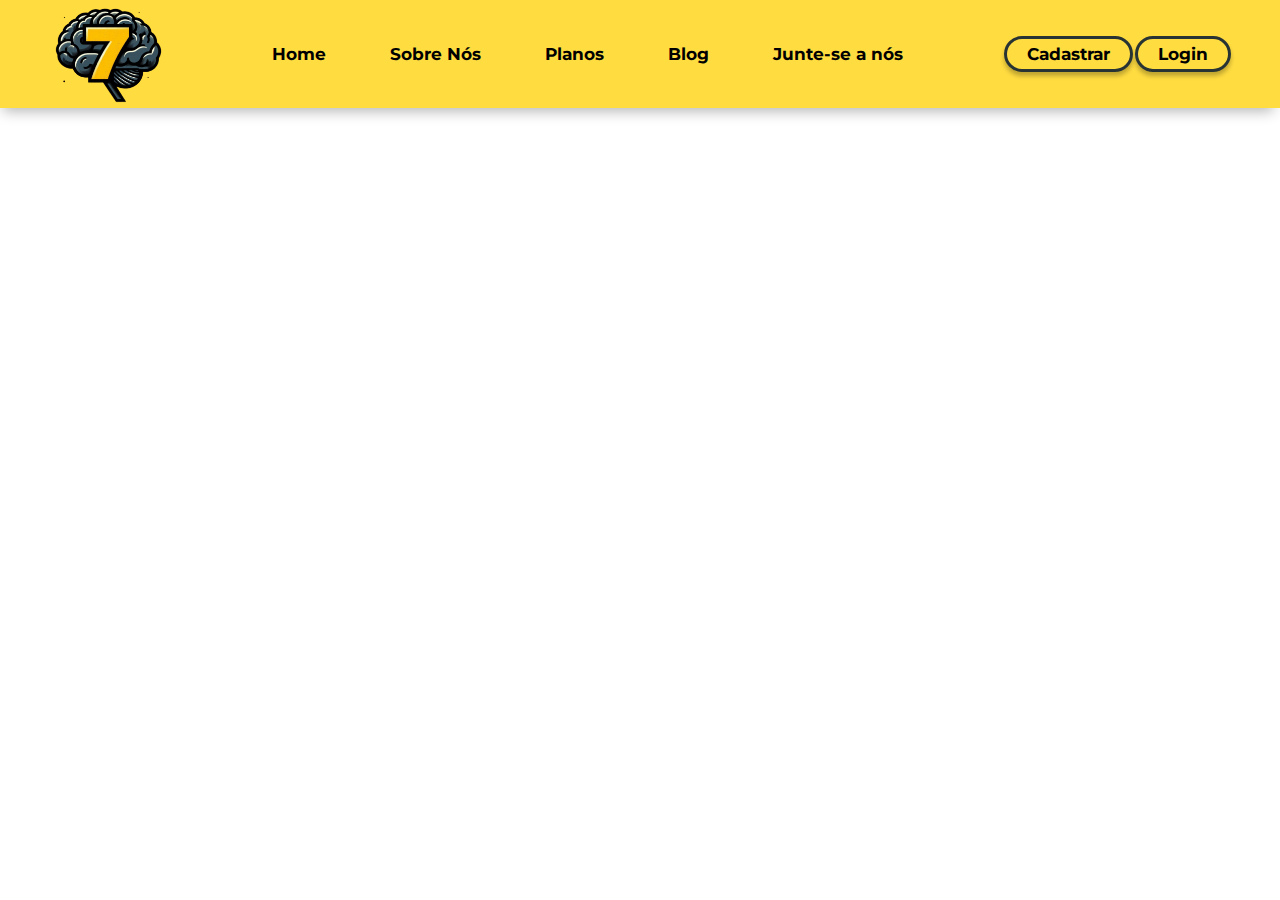
<file: formulario.html>
<!DOCTYPE html>
<html lang="pt-br">
<head>
    <meta charset="UTF-8">
    <meta name="viewport" content="width=device-width, initial-scale=1.0">
    <link rel="stylesheet" href="./css/cadastro.css">
    <link rel="stylesheet" href="./css/footer.css">
    <link rel="stylesheet" href="./css/formulario.css">
    
    <link href="https://fonts.googleapis.com/css2?family=Montserrat:wght@400;700&family=Orbitron:wght@400;700&display=swap" rel="stylesheet">
    <link rel="stylesheet" href="https://fonts.googleapis.com/css2?family=Material+Symbols+Outlined:opsz,wght,FILL,GRAD@20..48,100..700,0..1,-50..200" />
    <link rel="shortcut icon" href="./assets/logo-mind7.png" type="image/x-icon">
    <title>Mind7 - Cadastro</title>
</head>
<body>
    <main>
        <header class="container-sidebar">
            
            <a class="container-logo zoom-logo" href="./index.html">
                <img src="./assets/logo-mind7.png" alt="Logo Mind7">
            </a>

            <nav class="Container-links">
                <a class="zoom" href="./index.html">Home</a>
                <a class="zoom" href="./index.html">Sobre Nós</a>
                <a class="zoom" href="./nossosPlanos.html">Planos</a>
                <a class="zoom" href="./blog.html">Blog</a>
                <a class="zoom" href="./trabalheConosco.html">Junte-se a nós</span></a>
            </nav>

             <div class="container-cadastro-login">
                <button><a href="./cadastro.html">Cadastrar</a></button>
                <button><a href="./login.html">Login</a></button>
             </div>
        </header>

       <section>
        
       </section>
    </main>
</body>
</html>
</file>
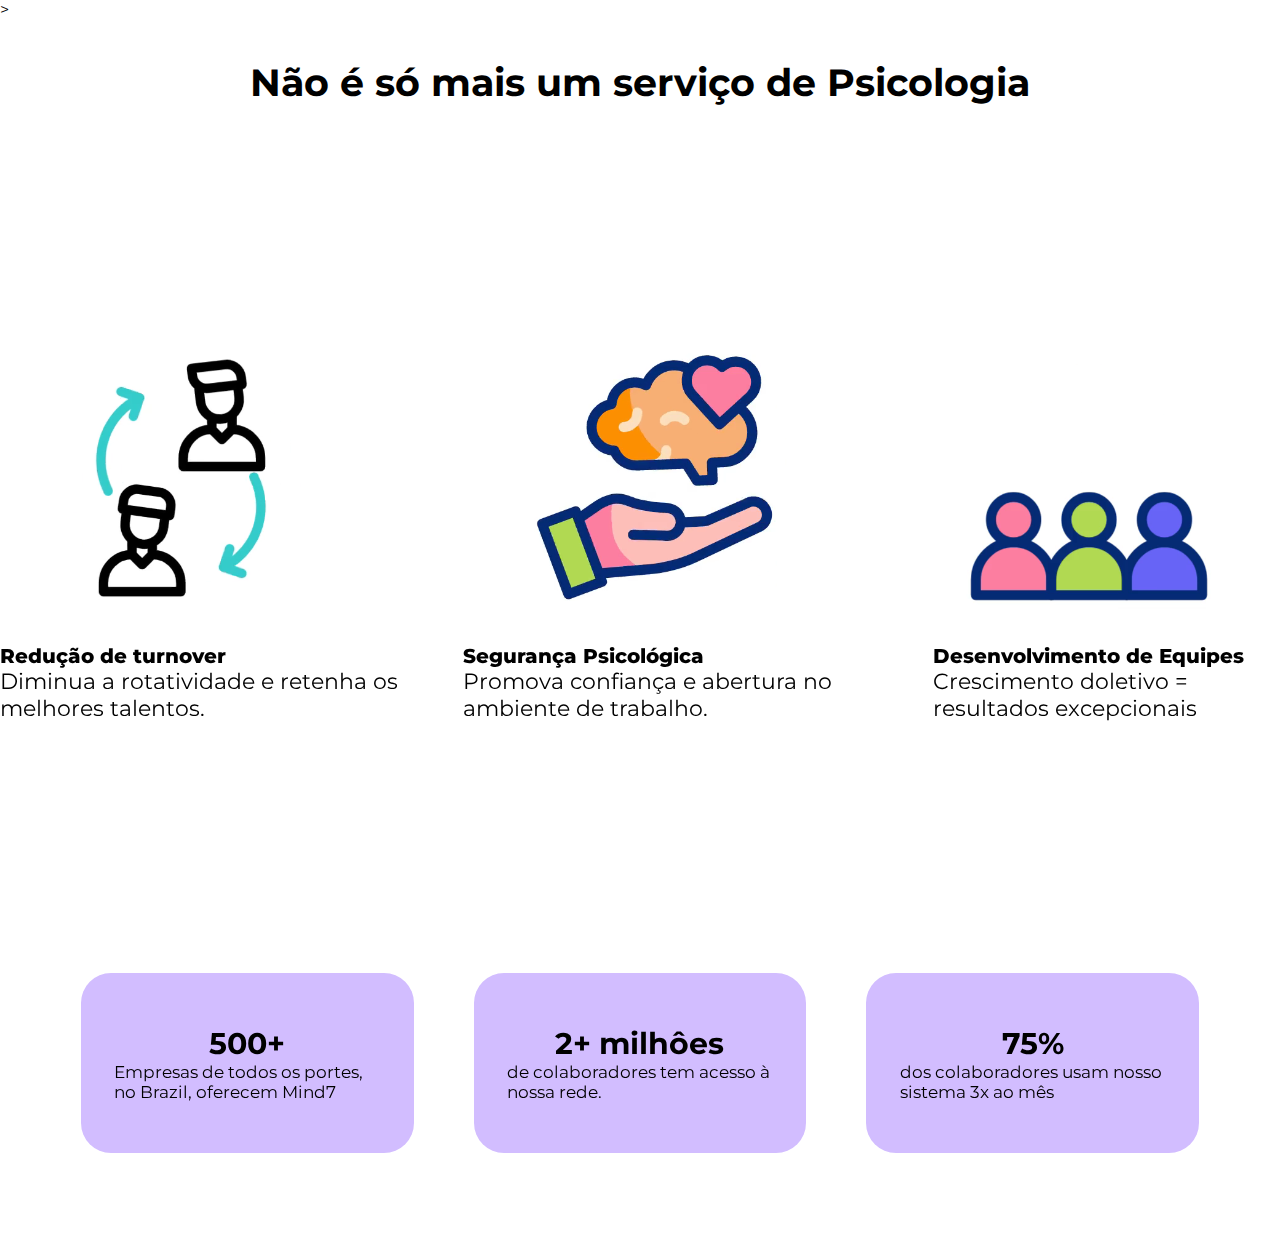
<file: home_page2.html>
<!DOCTYPE html>
<html lang="pt-br">
    <head>
        <meta charset="UTF-8">
        <meta name="viewport" content="width=device-width, initial-scale=1.0">
        <link rel="stylesheet" href="./css/home_page2.css">
        <link rel="stylesheet" href="./css/index.css">
        <link rel="stylesheet" href="./css/feedback.css">
        <link rel="stylesheet" href="./css/footer.css">
        <link rel="stylesheet" href="https://unpkg.com/swiper/swiper-bundle.min.css" />
        <link href="https://fonts.googleapis.com/css2?family=Montserrat:wght@400;700&family=Orbitron:wght@400;700&display=swap" rel="stylesheet">
        <link rel="stylesheet" href="https://fonts.googleapis.com/css2?family=Material+Symbols+Outlined:opsz,wght,FILL,GRAD@20..48,100..700,0..1,-50..200" />
        <link rel="shortcut icon" href="./assets/logo-mind7.png" type="image/x-icon">
        <title>Mind7 - Home</title>>
    </head>
<body>
    <section class="parte3_home"></section>
        <div class="titulo">
            <h1>Não é só mais um serviço de Psicologia</h1>
        </div>
        <br>
        <br>
        <br>
        
        <div class="container_cards">
            <div class="card_10">
                <div class="conteudo_card1">   
                    <video autoplay loop muted>
                        <source src="./assets/turns.mp4" type="video/mp4">
                      </video>
                    <h4>Redução de turnover</h4>
                    <p>Diminua a rotatividade e retenha os melhores talentos.</p>   
                </div>            
            </div>
            <div class="card_10">
                <div class="conteudo_card1">   
                    <video autoplay loop muted>
                        <source src="./assets/emotional-intelligence.mp4" type="video/mp4">
                      </video>
                    <h4>Segurança Psicológica</h4>
                    <p>Promova confiança e abertura no ambiente de trabalho.</p>   
                </div>            
            </div>
            <div class="card_10">
                <div class="conteudo_card1">   
                    <video autoplay loop muted>
                        <source src="./assets/idea.mp4" type="video/mp4">
                      </video>
                    <h4>Desenvolvimento de Equipes</h4>
                    <p>Crescimento doletivo = resultados excepcionais</p>   
                </div>            
            </div>
        </div>

        <div class="container_cards2">
            <div class="conteudo_card2">
                <h1>500+</h1>
                <p>Empresas de todos os portes, no Brazil, oferecem Mind7</p>
            </div>
            <div class="conteudo_card2">
                <h1>2+ milhôes</h1>
                <p>de colaboradores tem acesso à nossa rede.</p>
            </div>
            <div class="conteudo_card2">
                <h1>75%</h1>
                <p>dos colaboradores usam nosso sistema 3x ao mês</p>
            </div>
        </div>
    </section>
</body>
</html>
</file>
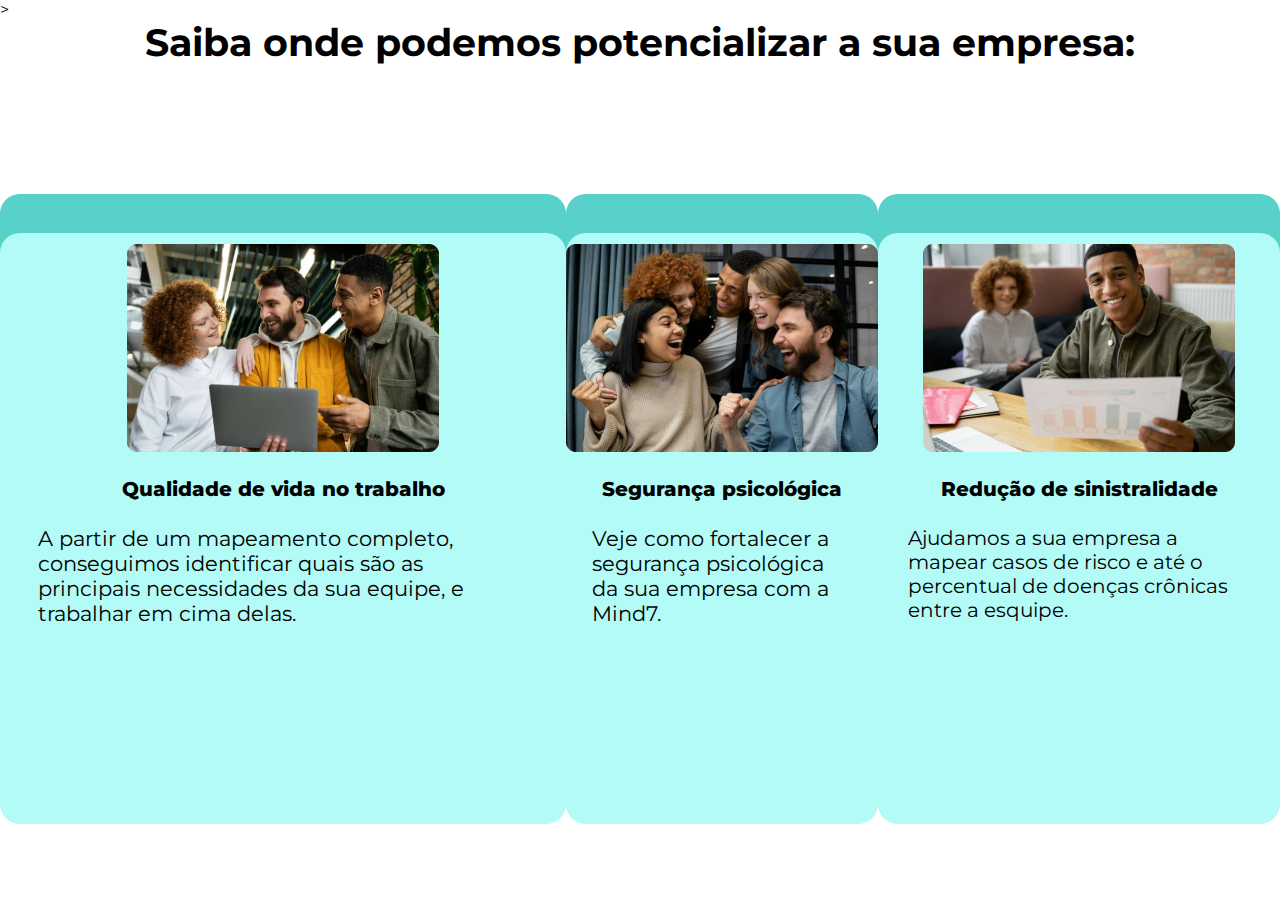
<file: home_page3.html>
<!DOCTYPE html>
<html lang="pt-br">
<head>
    <meta charset="UTF-8">
    <meta name="viewport" content="width=device-width, initial-scale=1.0">
    <link rel="stylesheet" href="./css/home_page3.css">
    <link rel="stylesheet" href="./css/index.css">
    <link rel="stylesheet" href="./css/feedback.css">
    <link rel="stylesheet" href="./css/footer.css">
    <link rel="stylesheet" href="https://unpkg.com/swiper/swiper-bundle.min.css" />
    <link href="https://fonts.googleapis.com/css2?family=Montserrat:wght@400;700&family=Orbitron:wght@400;700&display=swap" rel="stylesheet">
    <link rel="stylesheet" href="https://fonts.googleapis.com/css2?family=Material+Symbols+Outlined:opsz,wght,FILL,GRAD@20..48,100..700,0..1,-50..200" />
    <link rel="shortcut icon" href="./assets/logo-mind7.png" type="image/x-icon">
    <title>Mind7 - Home</title>>
</head>
<body>
    <section class="parte3_home">
        <div class="titulo">
            <h1>Saiba onde podemos potencializar a sua empresa:</h1>
        </div>
        <br>
        <br>
        
        <div class="container_cards">
            <div class="card_1 zoom">
                <div class="conteudo_card1">   
                    <img src="./assets/Frame 60.png" alt="Frame 1">
                    <h4>Qualidade de vida no trabalho</h4>
                    <p class="p_1">A partir de um mapeamento completo, conseguimos identificar quais são as principais necessidades da sua equipe, e trabalhar em cima delas.</p>   
                </div>            
            </div>
            <div class="card_1 zoom">
                <div class="conteudo_card1">   
                    <img src="./assets/Frame 61.png" alt="Frame 2">
                    <h4 >Segurança psicológica</h4>
                    <p class="p_2">Veje como fortalecer a segurança psicológica da sua empresa com a Mind7.</p>   
                </div>            
            </div>
            <div class="card_1 zoom">
                <div class="conteudo_card1">   
                    <img src="./assets/Frame 62.png" alt="Frame 3">
                    <h4>Redução de sinistralidade</h4>
                    <p class="p_3">Ajudamos a sua empresa a mapear casos de risco e até o percentual de doenças crônicas entre a esquipe.</p>   
                </div>            
            </div>
        </div>
    </section>
    
</body>
</html>
</file>
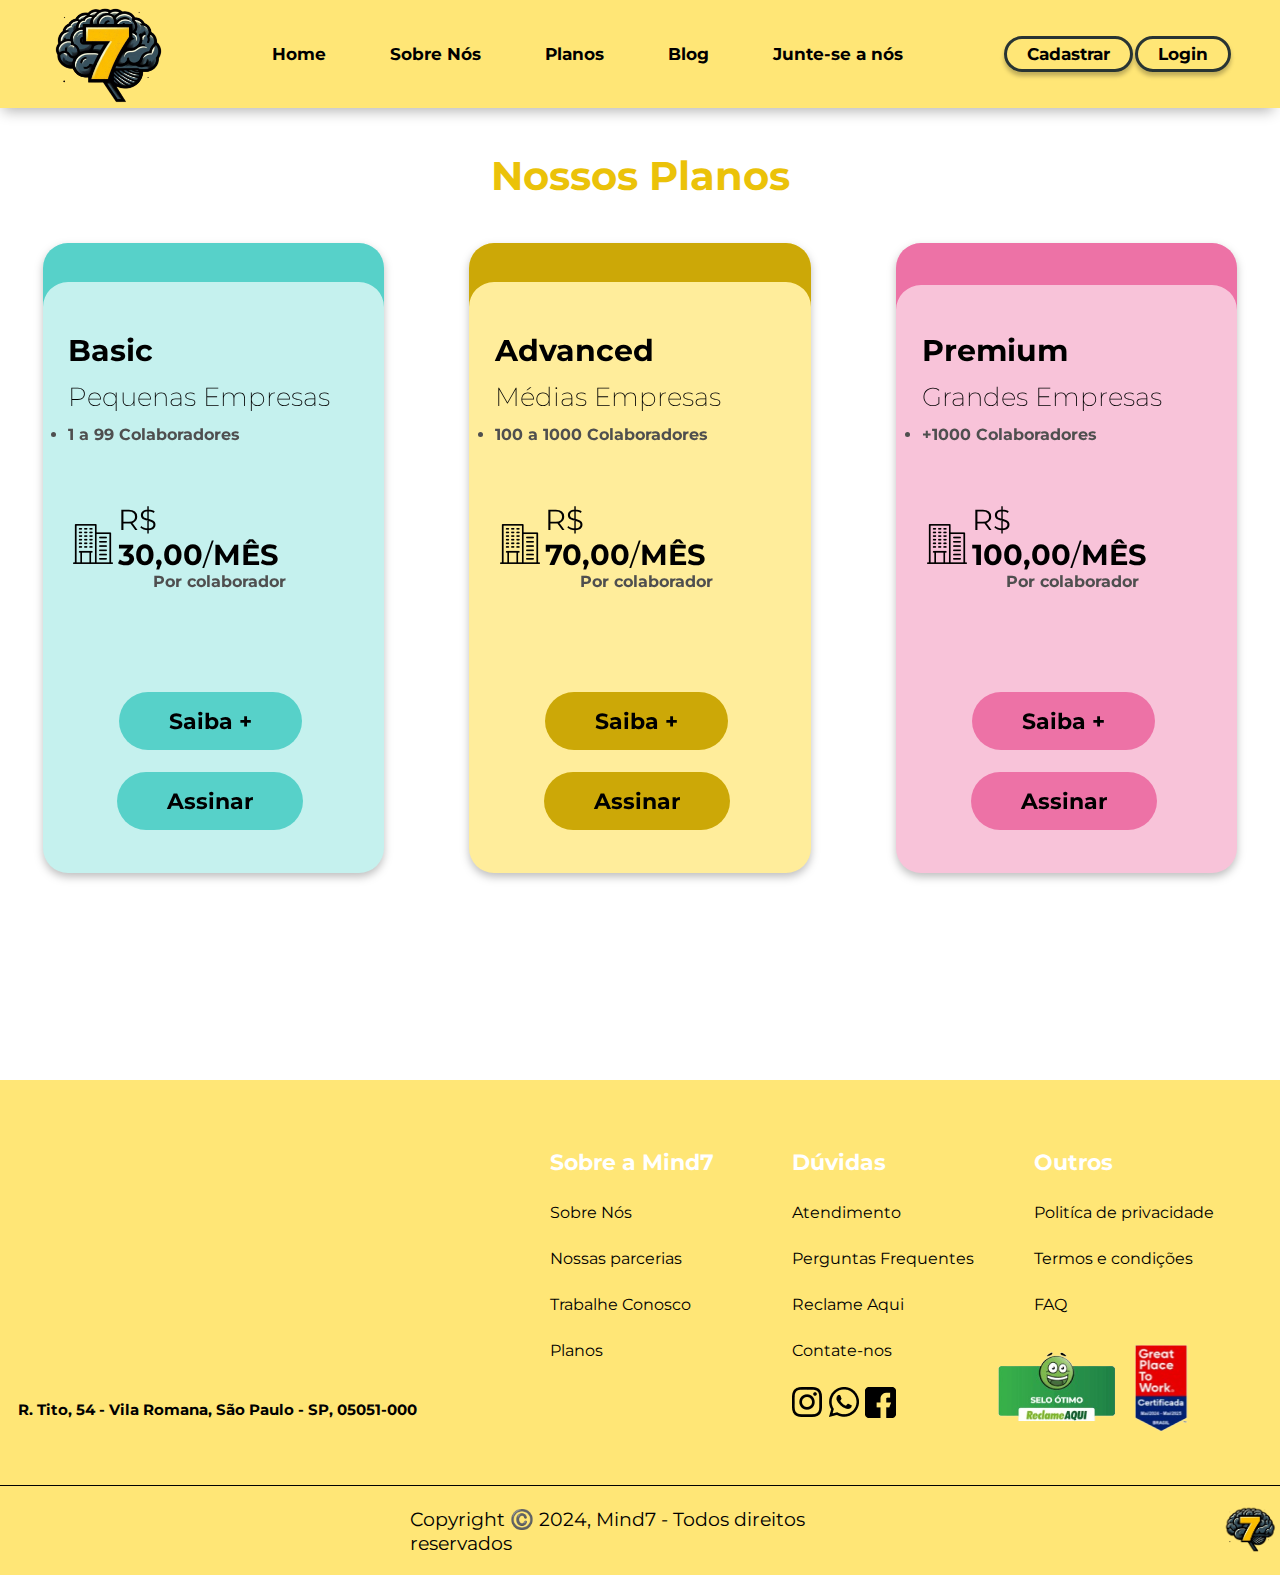
<file: nossosPlanos.html>
<!DOCTYPE html>
<html lang="pt-br">
  <head>
    <meta charset="UTF-8" />
    <meta name="viewport" content="width=device-width, initial-scale=1.0" />
    <link rel="stylesheet" href="./css/nossosPlanos.css" />
    <link rel="stylesheet" href="./css/footer.css" />
    <link
      href="https://fonts.googleapis.com/css2?family=Montserrat:wght@400;700&family=Orbitron:wght@400;700&display=swap"
      rel="stylesheet"
    />
    <link
      rel="stylesheet"
      href="https://fonts.googleapis.com/css2?family=Material+Symbols+Outlined:opsz,wght,FILL,GRAD@20..48,100..700,0..1,-50..200"
    />
    <link
      rel="shortcut icon"
      href="./assets/logo-mind7.png"
      type="image/x-icon"
    />
    <title>Mind7 - Nossos Planos</title>
  </head>
  <body>
    <main>
      <header class="container-sidebar">
        <a class="container-logo zoom-logo" href="./index.html">
          <img src="./assets/logo-mind7.png" alt="Logo Mind7" />
        </a>

        <nav class="Container-links">
          <a class="zoom" href="./index.html">Home</a>
          <a class="zoom" href="./index.html">Sobre Nós</a>
          <a class="zoom" href="./nossosPlanos.html">Planos</a>
          <a class="zoom" href="./blog.html">Blog</a>
          <a class="zoom" href="./trabalheConosco.html">Junte-se a nós</a>
        </nav>

        <div class="container-cadastro-login">
          <button><a href="./cadastro.html">Cadastrar</a></button>
          <button><a href="./login.html">Login</a></button>
        </div>
      </header>

      <section class="container-planos">
        <div class="container-nossos-planos">
          <div class="container-text-nossos-planos">
            <h1>Nossos Planos</h1>
          </div>
        </div>

        <div class="container-cards">
          <div class="card-primary">
            <div class="container_plano_basic-title">
              <h2>Basic</h2>
            </div>

            <div>
              <h3
                style="
                  font-size: 1.6rem;
                  font-family: Montserrat;
                  font-weight: 200;
                "
              >
                Pequenas Empresas
              </h3>
            </div>

            <div>
              <li
                style="
                  font-family: Montserrat;
                  font-weight: bold;
                  color: #4f4f4f;
                  font-size: 1rem;
                "
              >
                1 a 99 Colaboradores
              </li>
            </div>

            <div class="container_plano_value">
              <div>
                <img src="./assets/companhia (1) 1.png" alt="" />
              </div>
              <div class="container-value-mes">
                <div>
                  <p style="font-size: 1.8rem">
                    R$
                    <span
                      style="
                        color: black;
                        font-weight: bold;
                        font-family: Montserrat;
                      "
                      >30,00</span
                    >/<span
                      style="
                        color: black;
                        font-weight: bold;
                        font-family: Montserrat;
                      "
                      >MÊS</span
                    >
                  </p>
                </div>

                <div>
                  <p
                    style="
                      color: #4f4f4f;
                      font-family: Montserrat;
                      font-weight: bold;
                    "
                  >
                    Por colaborador
                  </p>
                </div>
              </div>
            </div>

            <div class="container-Button">
              <button style="background-color: #57d1c9; border: none">
                <a href="#" onclick="funcaoAtivarModalBasic()">Saiba +</a>
              </button>
              <button style="background-color: #57d1c9; border: none">
                <a href="./cadastro.html">Assinar</a>
              </button>
            </div>
          </div>

          <div class="card-second">
            <div class="container_plano_basic-title">
              <h2>Advanced</h2>
            </div>

            <div>
              <h3
                style="
                  font-size: 1.6rem;
                  font-family: Montserrat;
                  font-weight: 200;
                "
              >
                Médias Empresas
              </h3>
            </div>

            <div>
              <li
                style="
                  font-family: Montserrat;
                  font-weight: bold;
                  color: #4f4f4f;
                  font-size: 1rem;
                "
              >
                100 a 1000 Colaboradores
              </li>
            </div>

            <div class="container_plano_value">
              <div>
                <img src="./assets/companhia (1) 1.png" alt="" />
              </div>
              <div class="container-value-mes">
                <div>
                  <p style="font-size: 1.8rem">
                    R$
                    <span
                      style="
                        color: black;
                        font-weight: bold;
                        font-family: Montserrat;
                      "
                      >70,00</span
                    >/<span
                      style="
                        color: black;
                        font-weight: bold;
                        font-family: Montserrat;
                      "
                      >MÊS</span
                    >
                  </p>
                </div>

                <div>
                  <p
                    style="
                      color: #4f4f4f;
                      font-family: Montserrat;
                      font-weight: bold;
                    "
                  >
                    Por colaborador
                  </p>
                </div>
              </div>
            </div>

            <div class="container-Button">
              <button style="background-color: #cca807; border: none">
                <a
                  id="saibamais-advanced"
                  onclick="funcaoAtivarModalAdvanced()"
                  href="#"
                  >Saiba +</a
                >
              </button>
              <button style="background-color: #cca807; border: none">
                <a href="./cadastro.html">Assinar</a>
              </button>
            </div>
          </div>

          <div class="card-thind">
            <div class="container_plano_basic-title">
              <h2>Premium</h2>
            </div>

            <div>
              <h3
                style="
                  font-size: 1.6rem;
                  font-family: Montserrat;
                  font-weight: 200;
                "
              >
                Grandes Empresas
              </h3>
            </div>

            <div>
              <li
                style="
                  font-family: Montserrat;
                  font-weight: bold;
                  color: #4f4f4f;
                  font-size: 1rem;
                "
              >
                +1000 Colaboradores
              </li>
            </div>

            <div class="container_plano_value">
              <div>
                <img src="./assets/companhia (1) 1.png" alt="" />
              </div>
              <div class="container-value-mes">
                <div>
                  <p style="font-size: 1.8rem">
                    R$
                    <span
                      style="
                        color: black;
                        font-weight: bold;
                        font-family: Montserrat;
                      "
                      >100,00</span
                    >/<span
                      style="
                        color: black;
                        font-weight: bold;
                        font-family: Montserrat;
                      "
                      >MÊS</span
                    >
                  </p>
                </div>

                <div>
                  <p
                    style="
                      color: #4f4f4f;
                      font-family: Montserrat;
                      font-weight: bold;
                    "
                  >
                    Por colaborador
                  </p>
                </div>
              </div>
            </div>

            <div class="container-Button">
              <button style="background-color: #ed72a6; border: none">
                <a href="#" onclick="funcaoAtivarModalPremium()">Saiba +</a>
              </button>
              <button style="background-color: #ed72a6; border: none">
                <a href="./cadastro.html">Assinar</a>
              </button>
            </div>
          </div>
        </div>
      </section>
    </main>
    <section
      style="
        background-color: #c5f1ee;
        box-shadow: 0px 39px 0px 0px #57d1c9 inset;
      "
      id="modal_basic"
      class="modal-cards-desative cards"
    >
      <div class="container-button-cards-modal">
        <button class="zoom" onclick="funcaoDesativarModalBasic()">
          <img style="height: 3.5vh" src="./assets/fechar.png" alt="" />
        </button>
      </div>

      <div
        style="display: flex; width: 80%; justify-content: space-between"
        class="divs"
      >
        <h2>Basic</h2>

        <h4>1 a 99 Colaboradores</h4>
      </div>

      <div class="divs">
        <img src="./assets/Ellipse 9.png" alt="" />
        <p>
          Apoio psicológico online: Sessões de terapia online com psicólogos
          disponíveis em horários flexíveis
        </p>
      </div>

      <div class="divs">
        <img src="./assets/Ellipse 8.png" alt="" />
        <p>
          Plataforma de bem-estar: Acesso a uma plataforma digital com conteúdos
          sobre saúde mental e workshops online
        </p>
      </div>

      <div class="divs">
        <img src="./assets/Ellipse 7.png" alt="" />
        <p>
          Relatórios periódicos: Relatórios mensais sobre engajamento e saúde
          mental dos funcionários, preservando a confidencialidade
        </p>
      </div>

      <div class="divs">
        <img src="./assets/Ellipse 6.png" alt="" />
        <p>
          Sessões de grupo: Sessões coletivas ou workshops de bem-estar mental e
          gestão de estresse
        </p>
      </div>
    </section>

    <section
      style="
        background-color: #ffed9b;
        box-shadow: 0px 39px 0px 0px #cca807 inset;
      "
      id="modal_advanced"
      class="modal-cards-desative cards"
    >
      <div class="container-button-cards-modal">
        <button class="zoom" onclick="funcaoDesativarModalAdvanced()">
          <img style="height: 3.5vh" src="./assets/fechar.png" alt="" />
        </button>
      </div>

      <div
        style="display: flex; width: 80%; justify-content: space-between"
        class="divs"
      >
        <h2>Advanced</h2>

        <h4>100 a 1000 Colaboradores</h4>
      </div>

      <div class="divs">
        <img src="./assets/Ellipse 9.png" alt="" />
        <p>
          Consultas presenciais opcionais: Algumas consultas presenciais ou
          híbridas, dependendo da necessidade da empresa
        </p>
      </div>

      <div class="divs">
        <img src="./assets/Ellipse 8 (1).png" alt="" />
        <p>
          Treinamento para gestores: Programas de capacitação para líderes,
          focados em identificar e gerenciar questões de saúde mental no
          ambiente de trabalho
        </p>
      </div>

      <div class="divs">
        <img src="./assets/Ellipse 7 (1).png" alt="" />
        <p>
          Análise de clima organizacional: Pesquisas e relatórios aprofundados
          sobre o bem-estar da equipe, com recomendações personalizadas
        </p>
      </div>

      <div class="divs">
        <img src="./assets/Ellipse 6 (1).png" alt="" />
        <p>
          Apoio contínuo: Linha direta com psicólogos para consultas rápidas e
          emergenciais
        </p>
      </div>
    </section>

    <section
      style="
        background-color: #f8c3d9;
        box-shadow: 0px 42px 0px 0px #ed72a6 inset;
      "
      id="modal_premium"
      class="modal-cards-desative cards"
    >
      <div class="container-button-cards-modal">
        <button class="zoom" onclick="funcaoDesativarModalPremium()">
          <img style="height: 3.5vh" src="./assets/fechar.png" alt="" />
        </button>
      </div>

      <div
        style="display: flex; width: 80%; justify-content: space-between"
        class="divs"
      >
        <h2>Premium</h2>

        <h4>+ 1000 Colaboradores</h4>
      </div>

      <div class="divs">
        <img src="./assets/Ellipse 9.png" alt="" />
        <p>
          Psicólogos em loco: Psicólogos alocados na empresa para atendimento
          regular
        </p>
      </div>

      <div class="divs">
        <img src="./assets/Ellipse 8 (1).png" alt="" />
        <p>
          Atendimento preferencial: Agendamentos prioritários e maior
          disponibilidade de horários
        </p>
      </div>

      <div class="divs">
        <img src="./assets/Ellipse 7 (1).png" alt="" />
        <p>
          Workshops e palestras personalizadas: Sessões específicas para temas
          como liderança, resiliência e diversidade
        </p>
      </div>

      <div class="divs">
        <img src="./assets/Ellipse 6 (1).png" alt="" />
        <p>
          Programa de bem-estar completo: Combinação de suporte psicológico,
          físico (parcerias com academias ou programas de saúde física) e
          emocional, com acompanhamento contínuo
        </p>
      </div>
    </section>

    <footer>
      <div class="container-principal">
        <div style="margin-left: 2vh">
          <iframe
            src="https://www.google.com/maps/embed?pb=!1m14!1m8!1m3!1d14632.491130865968!2d-46.6917602!3d-23.5280859!3m2!1i1024!2i768!4f13.1!3m3!1m2!1s0x94cef8775663b04f%3A0x923835e9005f8309!2sSenac%20Lapa%20Tito!5e0!3m2!1spt-BR!2sbr!4v1726014099500!5m2!1spt-BR!2sbr"
            width="400"
            height="250"
            style="border: 0"
            allowfullscreen=""
            loading="lazy"
            referrerpolicy="no-referrer-when-downgrade"
          ></iframe>
          <h4>R. Tito, 54 - Vila Romana, São Paulo - SP, 05051-000</h4>
        </div>

        <div class="container-links">
          <div class="caixa-links">
            <h4>Sobre a Mind7</h4>
            <a href="./index.html">Sobre Nós</a>
            <a href="">Nossas parcerias</a>
            <a href="./trabalheConosco.html">Trabalhe Conosco</a>
            <a href="./nossosPlanos.html">Planos</a>
          </div>

          <div class="caixa-links">
            <h4>Dúvidas</h4>
            <a href="">Atendimento</a>
            <a href="">Perguntas Frequentes</a>
            <a href="">Reclame Aqui</a>
            <a href="">Contate-nos</a>

            <div
              style="display: flex; width: 20%; gap: 14%; align-items: center"
            >
              <img src="./assets/instagram 1.png" alt="" /><img
                src="./assets/whatsapp 1.png"
                alt=""
              /><img src="./assets/facebook 1.png" alt="" />
            </div>
          </div>

          <div class="caixa-links">
            <h4>Outros</h4>
            <a href="">Politíca de privacidade</a>
            <a href="">Termos e condições</a>
            <a href="">FAQ</a>

            <div
              style="
                display: flex;
                width: 50%;
                gap: 14%;
                align-items: center;
                justify-content: center;
              "
            >
              <img src="./assets/reclameaqui.png" alt="" />
              <img src="./assets/greatplacetowork.png" alt="" />
            </div>
          </div>
        </div>
      </div>
      <div class="footer-end">
        <p>Copyright ©️ 2024, Mind7 - Todos direitos reservados</p>
        <a href="./index.html"><img src="./assets/logo-mind7.png" alt="" /></a>
      </div>
    </footer>

    <div vw class="enabled">
      <div vw-access-button class="active"></div>
      <div vw-plugin-wrapper>
        <div class="vw-plugin-top-wrapper"></div>
      </div>
    </div>
    <script src="https://vlibras.gov.br/app/vlibras-plugin.js"></script>
    <script>
      new window.VLibras.Widget("https://vlibras.gov.br/app");
    </script>
  </body>
  <script src="./js/nossosplanos.js"></script>
</html>
</file>
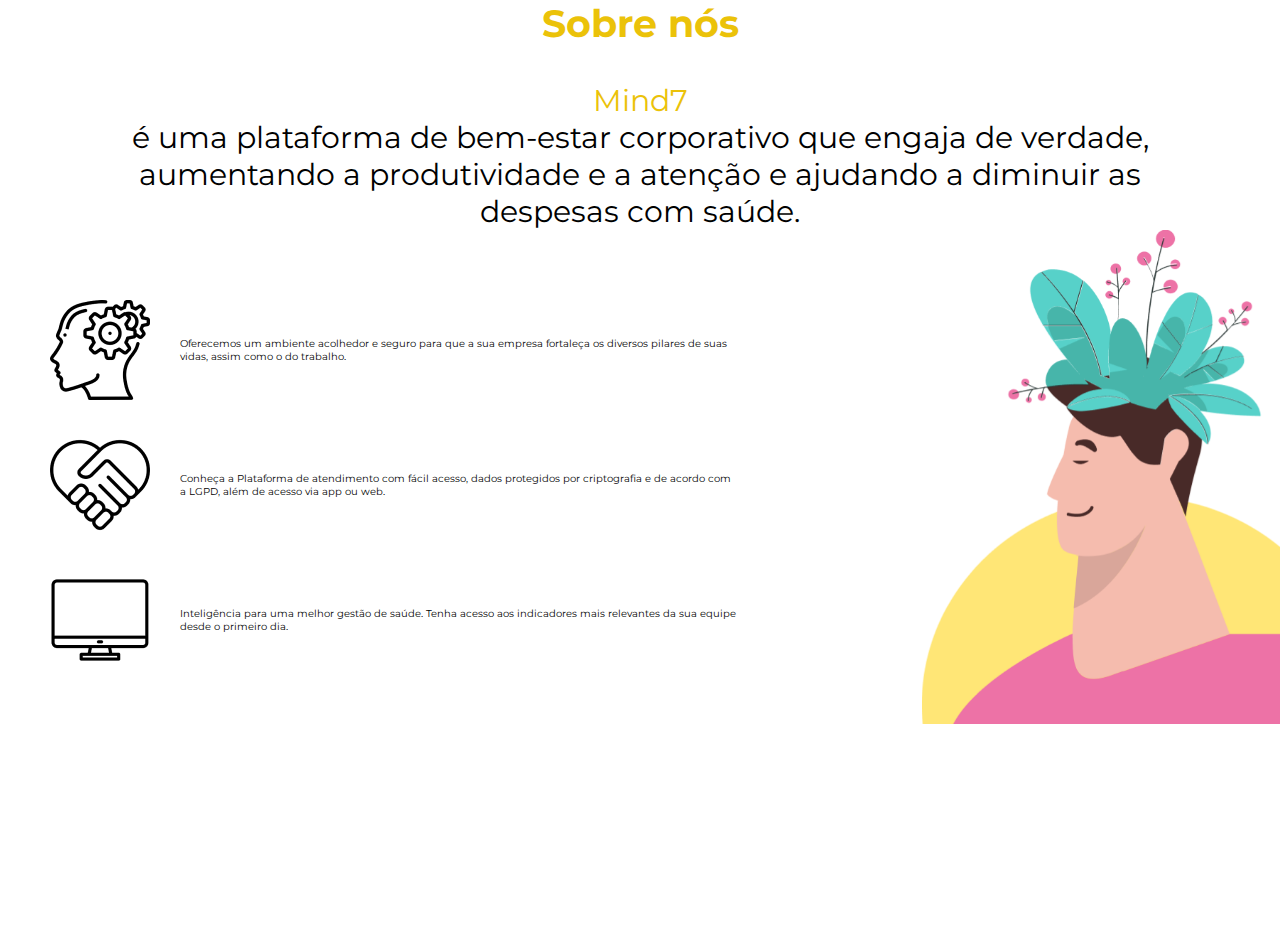
<file: sobre_nos.html>
<!DOCTYPE html>
<html lang="en">
<head>
    <meta charset="UTF-8">
    <meta name="viewport" content="width=device-width, initial-scale=1.0">
    <link rel="stylesheet" href="./css/home_page2.css">
    <link rel="stylesheet" href="./css/index.css">
    <link rel="stylesheet" href="./css/feedback.css">
    <link rel="stylesheet" href="./css/footer.css">
    <link rel="stylesheet" href="sobre_nos.css">
    <link rel="stylesheet" href="https://unpkg.com/swiper/swiper-bundle.min.css" />
    <link href="https://fonts.googleapis.com/css2?family=Montserrat:wght@400;700&family=Orbitron:wght@400;700&display=swap" rel="stylesheet">
    <link rel="stylesheet" href="https://fonts.googleapis.com/css2?family=Material+Symbols+Outlined:opsz,wght,FILL,GRAD@20..48,100..700,0..1,-50..200" />
    <link rel="shortcut icon" href="./assets/logo-mind7.png" type="image/x-icon">
    <title>Mind7 - Home</title>
</head>
<body>
    <div>
        <section class="container_sobre_nos">
            <div class="titulo_1">
                <h1>Sobre nós</h1>
                <p><span style="color: #ebc209;">Mind7</span> é uma plataforma de bem-estar corporativo que engaja de verdade, aumentando a produtividade e a atenção e ajudando a diminuir as despesas com saúde.</p>
            </div>
            
            <div class="diferenciais">
                <div class="item">
                    <img src="./assets/Frame 14.png" alt="Computer">
                <p>Oferecemos um ambiente acolhedor e seguro para que a sua empresa fortaleça os diversos pilares de suas vidas, assim como o do trabalho.</p>
            </div>
            <div class="item">
                <img src="./assets/Frame 16.png" alt="Coração">
                <p>Conheça a Plataforma de atendimento com fácil acesso, dados protegidos por criptografia e de acordo com a LGPD, além de acesso via app ou web.</p>
            </div>
            <div class="item">
                <img src="./assets/Frame 17.png" alt="Engrenagem">
                <p>Inteligência para uma melhor gestão de saúde. Tenha acesso aos indicadores mais relevantes da sua equipe desde o primeiro dia.</p>
            </div>
            </div>
            
        </section>
        <div class="cabeca">
            <img src="./assets/Frame 18.png" alt="Homen_pensante">
        </div>
    </div>
    </body>
</html>
</file>
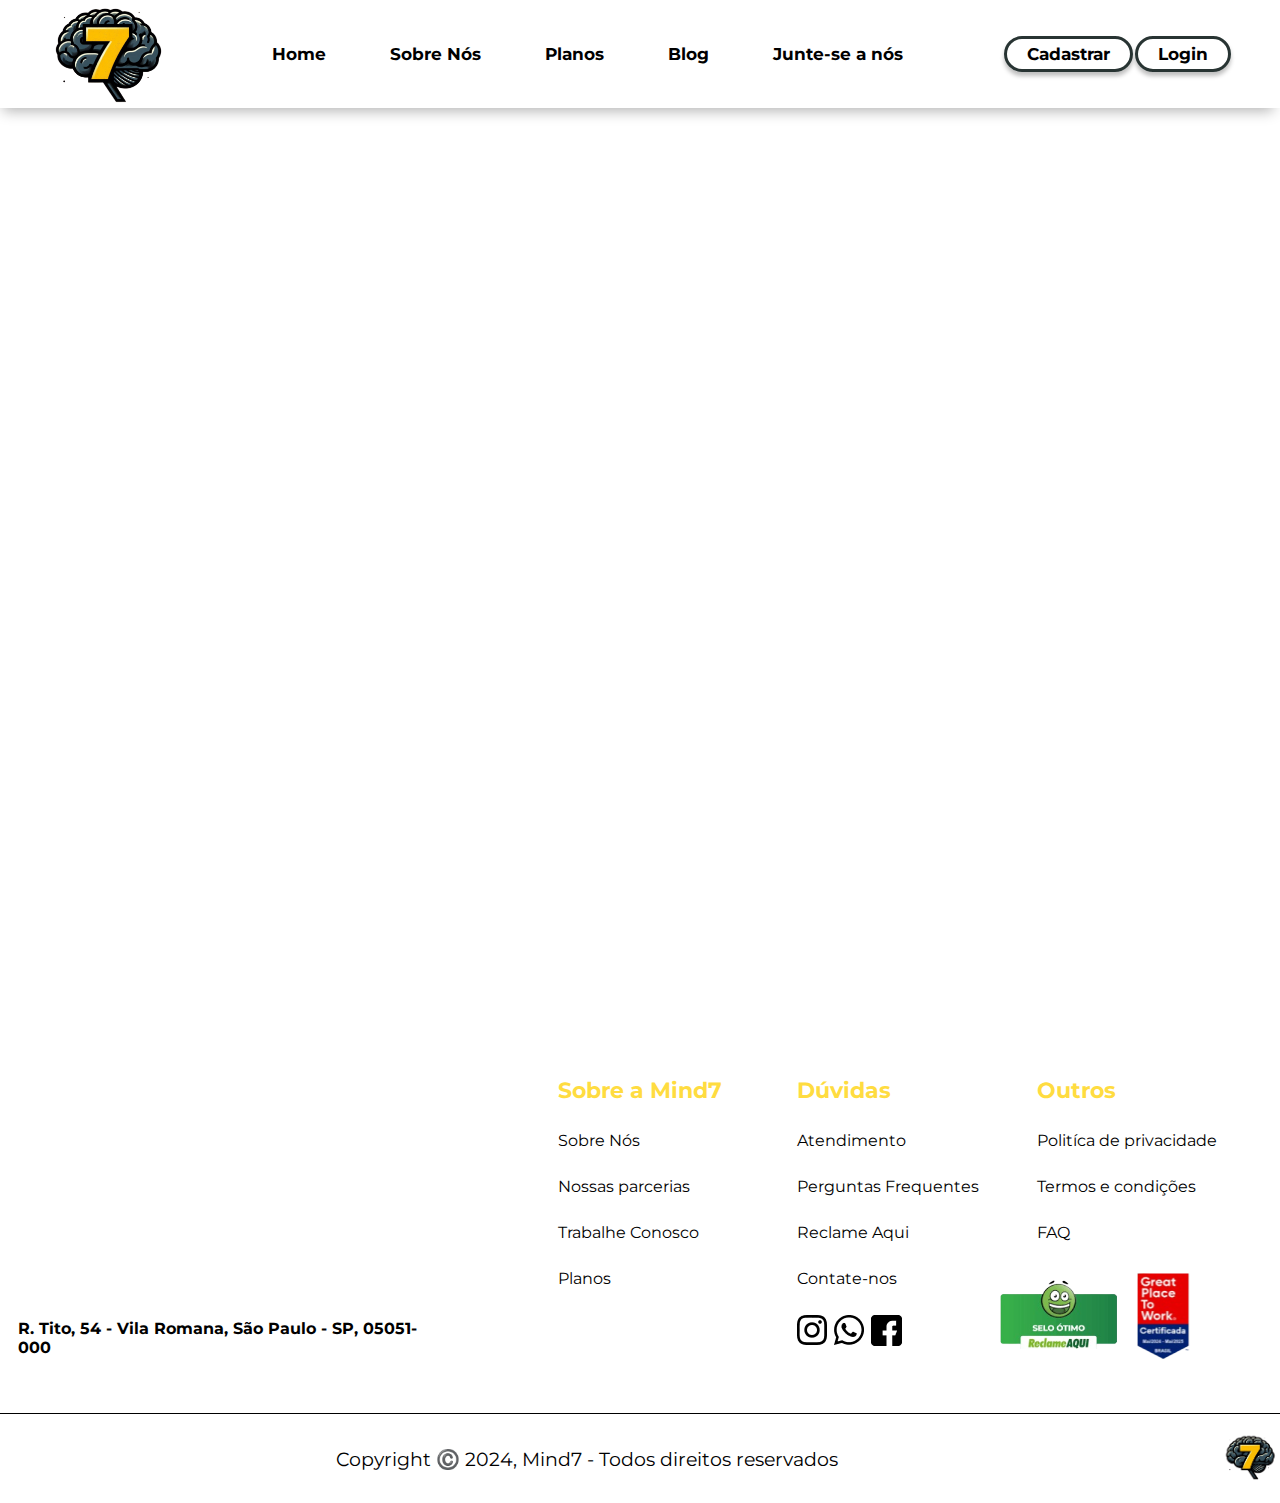
<file: trabalheConosco.html>
<!DOCTYPE html>
<html lang="pt-br">
<head>
    <meta charset="UTF-8">
    <meta name="viewport" content="width=device-width, initial-scale=1.0">
    <link rel="stylesheet" href="./css/trabalheConosco.css">
    <link rel="stylesheet" href="./css/footerWhite.css">
    <link href="https://fonts.googleapis.com/css2?family=Montserrat:wght@400;700&family=Orbitron:wght@400;700&display=swap" rel="stylesheet">
    <link rel="stylesheet" href="https://fonts.googleapis.com/css2?family=Material+Symbols+Outlined:opsz,wght,FILL,GRAD@20..48,100..700,0..1,-50..200" />
    <link rel="shortcut icon" href="./assets/logo-mind7.png" type="image/x-icon">
    <title>Mind7 - Junte-se a Nós</title>
</head>
<body>
    <main>
        <header class="container-sidebar">
            
            <a class="container-logo zoom-logo" href="./index.html">
                <img src="./assets/logo-mind7.png" alt="Logo Mind7">
            </a>

            <nav class="Container-links">
                <a class="zoom" href="./index.html">Home</a>
                <a class="zoom" href="./index.html">Sobre Nós</a>
                <a class="zoom" href="./nossosPlanos.html">Planos</a>
                <a class="zoom" href="./blog.html">Blog</a>
                <a class="zoom" href="./trabalheConosco.html">Junte-se a nós</span></a>
            </nav>

             <div class="container-cadastro-login">
                <button><a href="./cadastro.html">Cadastrar</a></button>
                <button><a href="./login.html">Login</a></button>
             </div>
        </header>
        <!-- <form class="container-forms">

            <div class="container-title-forms">
                <h2>
                    Dados Pessoais:
                </h2>
            </div>

            <div class="container-nome-nascimento">
                <label for="">Nome Completo:</label>
                <input style="width: 50%;" type="text">

                <label for="">Data Nascimento:</label>
                <input style="width: 20%;" type="date">
            </div>

            <div class="container-nome-nascimento">
                <label for="">E-mail:</label>
                <input style="width: 50%;" type="text">

                <label for="">Celular:</label>
                <input style="width: 30%;" type="tel">
            </div>

            <div style="justify-content: start;" class="container-nome-nascimento">
                <label for="">CRP:</label>
                <input style="width: 40%;" type="number">
            </div>

            <hr style="width: 100%;">
            <br>
            <div class="container-title-forms">
                <h2>
                    Preferências:
                </h2>
            </div>

            <div style="justify-content: flex-start; flex-direction: column; align-items: flex-start; width: 80%;" class="container-nome-nascimento">
                <label for="">Qual Linha você segue? (Psicanálise, Gestalt, Psicodrama, etc):</label>
                <input style="width: 40%;" type="text">
            </div>
            <br>
            <div class="container-title-forms">
                <h4>
                    Você realiza ou já realizou atendimento online?
                </h4>
            </div>

            <div style="justify-content: start;" class="container-nome-nascimento">
                <input style="width: 10%;" type="checkbox">
                <label for="">Sim, atualmente realizo atendimentos online.</label>
            </div>

            <div style="justify-content: start;" class="container-nome-nascimento">
                <input style="width: 10%;" type="checkbox">
                <label for="">Não, mas já realizei atendimentos online.</label>
            </div>

            <div style="justify-content: start;" class="container-nome-nascimento">
                <input style="width: 10%;" type="checkbox">
                <label for="">Não, nunca realizei atendimentos online.</label>
            </div>

            <div style="justify-content: flex-start;" class="container-nome-nascimento">
                <label for="">Você já atou presencialmente?</label>
                <input style="width: 5%;" type="checkbox">
                <label for="">Não</label>
                <input style="width: 5%;" type="checkbox">
                <label for="">Sim</label>
            </div>

            <div style="justify-content: start;" class="container-nome-nascimento">
            <label for="">Possui disponibilidade de realizar atendimento presencial</label>
                <input style="width: 5%;" type="checkbox">
                <label for="">Sim</label>
                <input style="width: 5%;" type="checkbox">
                <label for="">Não</label>
                <input style="width: 10%;" type="number">
                <label for="">Se sim, quantas vezes por semana?</label>
            </div>

            <div style="justify-content: start;" class="container-nome-nascimento">
            <label for="">Outras Informações:</label>
                <textarea name="" id=""></textarea>
            </div>

            <div style="justify-content: start;" class="container-nome-nascimento">
                <label for="">Anexar curriculum aqui:</label>
                <input style="width: 5%;" type="file">
            </div>

            <div style="justify-content: start;" class="container-nome-nascimento">
                <label for="">Aprovação no E-Psi</label>
                <label for="">Confirmo que já tenho cadastro aprovado ou já enviei o pedido de cadastro no <a href="">E-Psi</a>.</label>
                <input style="width: 5%;" type="checkbox">
            </div>

            <div style="display: flex; justify-content: center; align-items: center; width: 100%; height: 25vh; flex-direction: column;">
                <button>
                    Enviar
                </button>
                <p>Você receberá um e-mail de confirmação</p>
            </div>
        </form> -->

        <iframe
        src="https://typebot.co/my-typebot-1-h2ngqp2"
        style="border: none; width: 100%; height: 100vh"
        ></iframe>

        <footer>
            <div class="container-principal">
                <div style="margin-left: 2vh;">
                    <iframe src="https://www.google.com/maps/embed?pb=!1m14!1m8!1m3!1d14632.491130865968!2d-46.6917602!3d-23.5280859!3m2!1i1024!2i768!4f13.1!3m3!1m2!1s0x94cef8775663b04f%3A0x923835e9005f8309!2sSenac%20Lapa%20Tito!5e0!3m2!1spt-BR!2sbr!4v1726014099500!5m2!1spt-BR!2sbr" width="400" height="250" style="border:0;" allowfullscreen="" loading="lazy" referrerpolicy="no-referrer-when-downgrade"></iframe>
                    <h4>R. Tito, 54 - Vila Romana, São Paulo - SP, 05051-000</h4>
                </div>
    
                <div class="container-links">
                    <div class="caixa-links">
                        <h4>Sobre a Mind7</h4>
                        <a href="./index.html">Sobre Nós</a>
                        <a href="">Nossas parcerias</a>
                        <a href="./trabalheConosco.html">Trabalhe Conosco</a>
                        <a href="./nossosPlanos.html">Planos</a>
                    </div>
    
                    <div class="caixa-links">
                        <h4>Dúvidas</h4>
                        <a href="">Atendimento</a>
                        <a href="">Perguntas Frequentes</a>
                        <a href="">Reclame Aqui</a>
                        <a href="">Contate-nos</a>
    
                        <div style="display: flex; width: 20%; gap: 14%; align-items: center;">
                            <img src="./assets/instagram 1.png" alt=""><img src="./assets/whatsapp 1.png" alt=""><img src="./assets/facebook 1.png" alt="">
                        </div>
                    </div>
    
                    <div class="caixa-links">
                        <h4>Outros</h4>
                        <a href="">Politíca de privacidade</a>
                        <a href="">Termos e condições</a>
                        <a href="">FAQ</a>
    
                        <div style="display: flex; width: 50%; gap: 14%; align-items: center; justify-content: center;">
                            <img src="./assets/reclameaqui.png" alt="">
                            <img src="./assets/greatplacetowork.png" alt="">
                        </div>
                    </div>
    
                    
                </div>
            </div>
            <div class="footer-end">
                <p>Copyright ©️ 2024, Mind7 - Todos direitos reservados</p>
                <a href="./index.html"><img src="./assets/logo-mind7.png" alt=""></a>
            </div>
        </footer>

        <div vw class="enabled">
            <div vw-access-button class="active"></div>
            <div vw-plugin-wrapper>
              <div class="vw-plugin-top-wrapper"></div>
            </div>
          </div>
          <script src="https://vlibras.gov.br/app/vlibras-plugin.js"></script>
          <script>
            new window.VLibras.Widget('https://vlibras.gov.br/app');
          </script>
    </main>
</body>
</html>
</file>
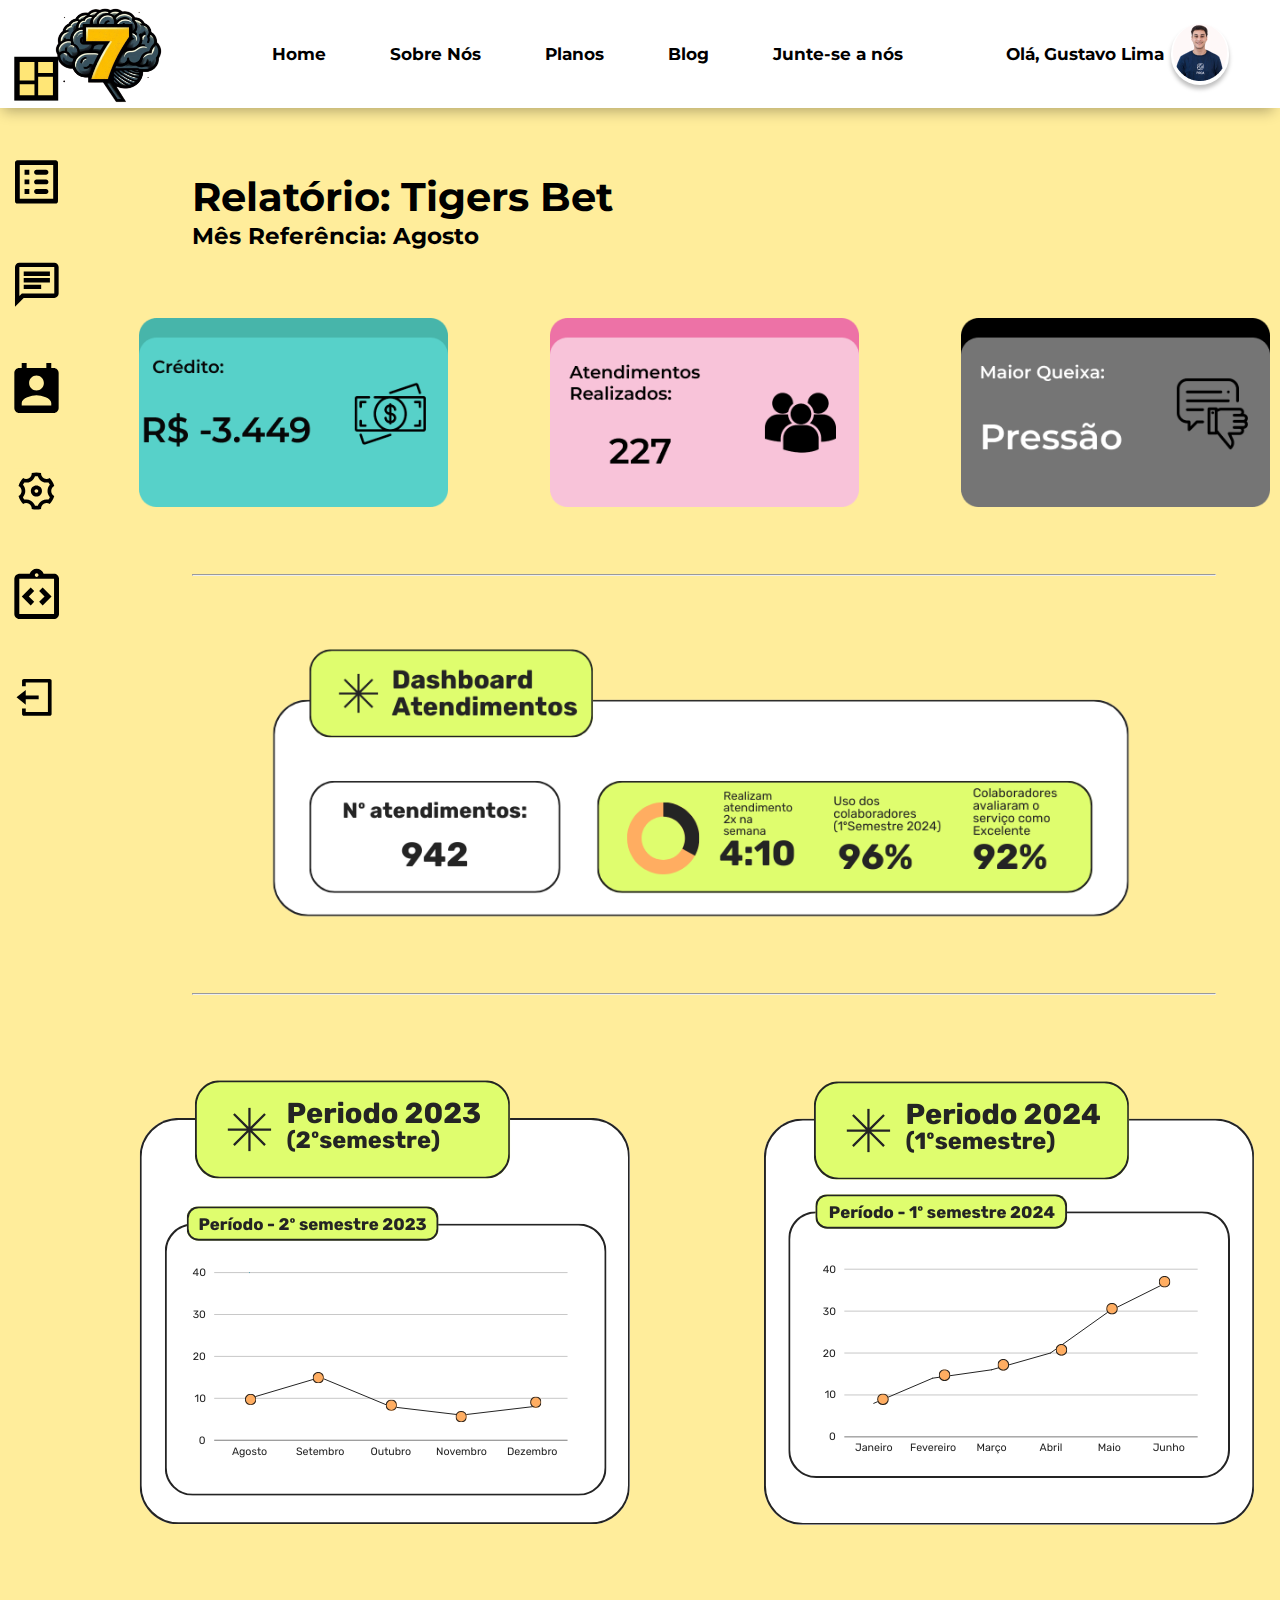
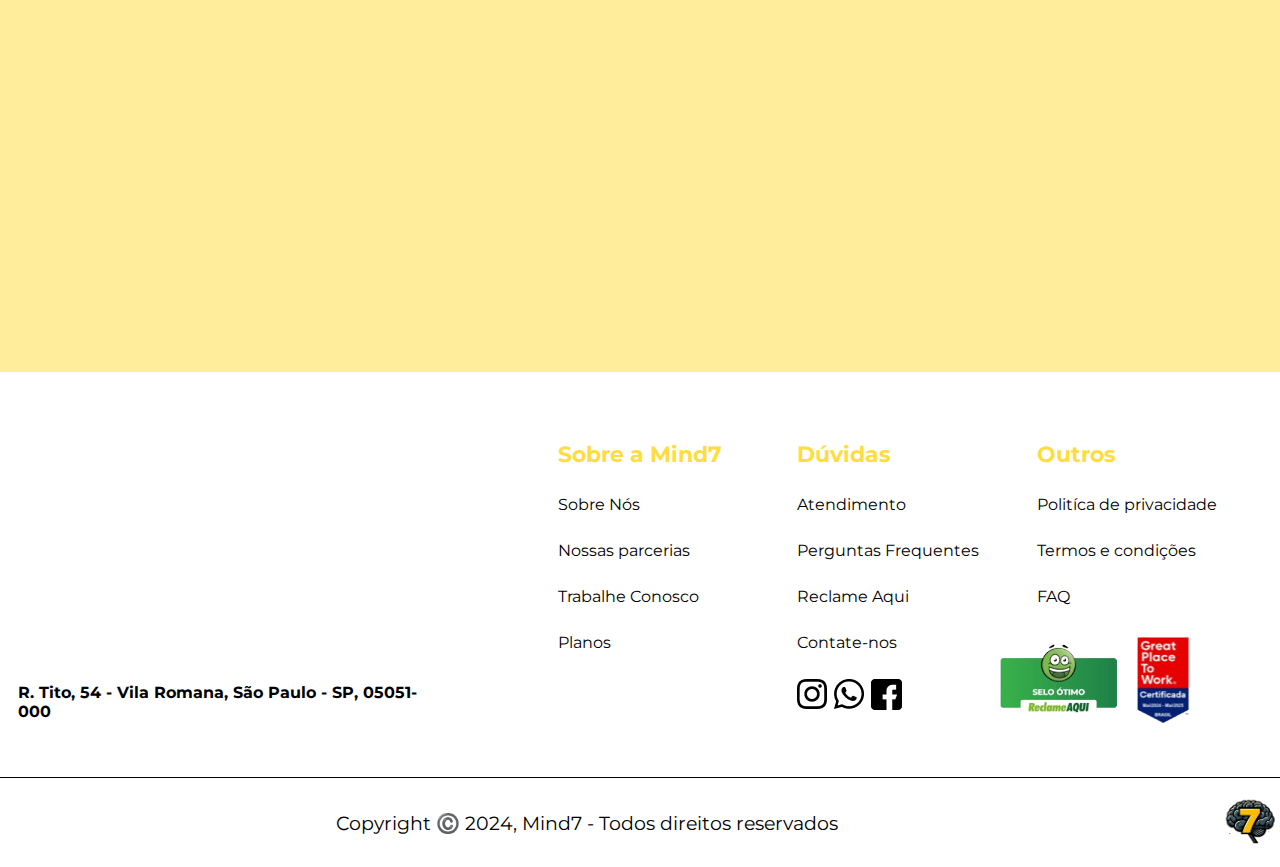
<file: usuario.html>
<!DOCTYPE html>
<html lang="pt-br">
<head>
    <meta charset="UTF-8">
    <meta name="viewport" content="width=device-width, initial-scale=1.0">
    <link rel="stylesheet" href="./css/usuario.css">
    <link rel="stylesheet" href="./css/footerWhite.css">
    <link rel="shortcut icon" href="./assets/logo-mind7.png" type="image/x-icon">
    <link href="https://fonts.googleapis.com/css2?family=Montserrat:wght@400;700&family=Orbitron:wght@400;700&display=swap" rel="stylesheet">
    <title>Mind7 - Tigers Bet</title>
</head>
<body>
    <main>
        <header class="container-sidebar">
            
            <a class="container-logo zoom-logo" href="./index.html">
                <img src="./assets/logo-mind7.png" alt="Logo Mind7">
            </a>

            <nav class="Container-links">
                <a class="zoom" href="./index.html">Home</a>
                <a class="zoom" href="./index.html">Sobre Nós</a>
                <a class="zoom" href="./nossosPlanos.html">Planos</a>
                <a class="zoom" href="./blog.html">Blog</a>
                <a class="zoom" href="./trabalheConosco.html">Junte-se a nós</span></a>
            </nav>

             <div class="container-cadastro-login">
               <a class="zoom" href="./nossosPlanos.html">Olá, Gustavo Lima</a>
                <button><a href="./login.html"><img class="zoom" src="./assets/Ellipse 10.png" alt=""></a></button>
             </div>
        </header>

        <section class="conteudo">
            <div class="barra_lateral">
                <a href="./index.html"><img class="zoom" src="./assets/icon_1.svg" alt=""></a>
                <a href="./index.html"><img class="zoom" src="./assets/icon_2.svg" alt=""></a>
                <a href="./index.html"><img class="zoom" src="./assets/icon_3.svg" alt=""></a>
                <a href="./index.html"><img class="zoom" src="./assets/icon_4.svg" alt=""></a>
                <a href="./index.html"><img class="zoom" src="./assets/icon_5.svg" alt=""></a>
                <a href="./index.html"><img class="zoom" src="./assets/icon_6.svg" alt=""></a>
                <a href="./index.html"><img  class="zoom" src="./assets/icon_7.svg" alt=""></a>
            </div>    

            <div class="conteudo_principal">
                <div class="title">
                    <h1>Relatório: Tigers Bet</h1>
                    <h3>Mês Referência: Agosto</h3>
                </div>
                
                <div class="container_blocos">
                    <div class="blocos">
                        <img class="zoom1" src="./assets/bloco_card1.png" alt="crédito">
                        <img class="zoom1" src="./assets/bloco_card2.png" alt="atendimentos">
                        <img class="zoom1" src="./assets/bloco_card3.png" alt="Queixas">
                    </div>
                </div>
                <hr>
                <div class="grafico">
                    <img src="./assets/dash_1.png" alt="grafico_mensal">
                </div>        
                <hr>
                <div class="grafico2">
                    <img src="./assets/dash_2.png" alt="grafico_mensal">
                    <img src="./assets/dash_3.png" alt="grafico_mensal">
                </div>        
            </div>
            
            
           
        </section>

        <footer>
            <div class="container-principal">
                <div style="margin-left: 2vh;">
                    <iframe src="https://www.google.com/maps/embed?pb=!1m14!1m8!1m3!1d14632.491130865968!2d-46.6917602!3d-23.5280859!3m2!1i1024!2i768!4f13.1!3m3!1m2!1s0x94cef8775663b04f%3A0x923835e9005f8309!2sSenac%20Lapa%20Tito!5e0!3m2!1spt-BR!2sbr!4v1726014099500!5m2!1spt-BR!2sbr" width="400" height="250" style="border:0;" allowfullscreen="" loading="lazy" referrerpolicy="no-referrer-when-downgrade"></iframe>
                    <h4>R. Tito, 54 - Vila Romana, São Paulo - SP, 05051-000</h4>
                </div>
    
                <div class="container-links">
                    <div class="caixa-links">
                        <h4>Sobre a Mind7</h4>
                        <a href="./index.html">Sobre Nós</a>
                        <a href="">Nossas parcerias</a>
                        <a href="./trabalheConosco.html">Trabalhe Conosco</a>
                        <a href="./nossosPlanos.html">Planos</a>
                    </div>
    
                    <div class="caixa-links">
                        <h4>Dúvidas</h4>
                        <a href="">Atendimento</a>
                        <a href="">Perguntas Frequentes</a>
                        <a href="">Reclame Aqui</a>
                        <a href="">Contate-nos</a>
    
                        <div style="display: flex; width: 20%; gap: 14%; align-items: center;">
                            <img src="./assets/instagram 1.png" alt=""><img src="./assets/whatsapp 1.png" alt=""><img src="./assets/facebook 1.png" alt="">
                        </div>
                    </div>
    
                    <div class="caixa-links">
                        <h4>Outros</h4>
                        <a href="">Politíca de privacidade</a>
                        <a href="">Termos e condições</a>
                        <a href="">FAQ</a>
    
                        <div style="display: flex; width: 50%; gap: 14%; align-items: center; justify-content: center;">
                            <img src="./assets/reclameaqui.png" alt="">
                            <img src="./assets/greatplacetowork.png" alt="">
                        </div>
                    </div>
    
                    
                </div>
            </div>
            <div class="footer-end">
                <p>Copyright ©️ 2024, Mind7 - Todos direitos reservados</p>
                <a href="./index.html"><img src="./assets/logo-mind7.png" alt=""></a>
            </div>
        </footer>

        <div vw class="enabled">
            <div vw-access-button class="active"></div>
            <div vw-plugin-wrapper>
              <div class="vw-plugin-top-wrapper"></div>
            </div>
          </div>
          <script src="https://vlibras.gov.br/app/vlibras-plugin.js"></script>
          <script>
            new window.VLibras.Widget('https://vlibras.gov.br/app');
          </script>
    </main>

</body>
</html>
</file>
<file: css/index.css>
* {
  box-sizing: border-box;
  margin: 0;
  padding: 0;
  font-family: Montserrat;
}

main {
  display: flex;
  flex-direction: column;
  height: auto;
}

header a {
  font-weight: bold;
  color: #000000;
  font-size: 17px;
  text-decoration: none;
}

.container-sidebar {
  display: flex;
  justify-content: space-around;
  align-items: center;
  width: 100%;
  height: 12vh;
  background-color: #ffe676;
  box-shadow: -2px 8px 13px -5px rgba(0, 0, 0, 0.3);
}

.Container-links {
  display: flex;
  justify-content: center;
  align-items: center;
  width: 50%;
  height: 0vh;
  gap: 10%;
}

.Container-links a {
  display: flex;
  justify-content: center;
  align-items: center;
  text-decoration: none;
}

.zoom:hover {
  transform: scale(
    1.2
  ); /* Aumenta o tamanho em 20% /
    transition: transform 0.3s ease; / Adiciona uma transição suave */
}

.zoom-logo:hover {
  transform: scale(
    1.1
  ); /* Aumenta o tamanho em 20% /
    transition: transform 0.3s ease; / Adiciona uma transição suave */
}

.container-logo {
  display: flex;
  justify-content: flex-end;
  align-items: end;
}

.container-logo img {
  width: 100%;
  height: 12vh;
}

.container-cadastro-login {
  display: flex;
  justify-content: space-around;
  align-items: center;
  width: 18%;
  height: 10vh;
}
.container-cadastro-login button {
  background: none;
  padding: 5px 20px 5px 20px;
  border-radius: 503px;
  border: 3px solid #283433;
  box-shadow: 0px 4px 4px 0px rgba(0, 0, 0, 0.25);
}

.container-cadastro-login button:hover {
  background-color: black;
  color: #fff;

  a {
    color: #fefadc;
  }
}

.container-home {
  display: flex;
  justify-content: center;
  align-items: center;
  flex-direction: row;
  height: 80vh;
  gap: 10%;
}

.carrosel-item-1-desative,
.carrosel-item-2-desative {
  display: none;
  transition: 2s all ease;
}

.carrosel-item-1-ative,
.carrosel-item-2-ative {
  display: flex;
  transition: 2s all ease;
}

.container-peca-ajuda {
  display: flex;
  justify-content: space-between;
  align-items: center;
  flex-direction: column;
  height: 60vh;
}

#image-peca-ajuda {
  width: 100%;
  height: 50vh;
}

#image-illustration {
  width: 100%;
  height: 75vh;
}

.container-saiba-mais {
  display: flex;
  justify-content: flex-end;
  align-items: center;
  width: 80%;
}

#botao-saiba-mais {
  background-color: #cca807;
  padding: 15px 50px 15px 50px;
  border-radius: 36px;
  border: none;
  cursor: pointer;
}

#botao-saiba-mais a {
  text-decoration: none;
  font-family: MontSerrat;
  font-weight: bold;
  color: white;
  font-size: 1.2rem;
}

#botao-saiba-mais:hover {
  background-color: #000000;
  color: #fefadc;
  a:hover {
    color: #fefadc;
  }
}

.container-hashtag {
  display: flex;
  justify-content: center;
  align-items: center;
  flex-direction: column;
  width: 100%;
  height: 2vh;
}

.container-hashtag p {
  font-size: 1.8rem;
}

.container-hashtag hr {
  width: 45%;
}
.title_clientes {
  color: #ffe676;
  font-size: 36px;
}

.empresas{
  display: flex;
  justify-content: center;
  align-items: center;
  flex-direction: row;
}
</file>
<file: css/feedback.css>
body {
  font-family: "Montserrat", sans-serif;
}

.container {
  text-align: center;
  font-size: 22px;
  overflow-x: hidden;
}

.serviços-wrapper {
  display: inline-block;
  text-align: center;
  display: flex;
  justify-content: center;
  gap: 2%;
  margin-top: 30px;
}

.serviços-wrapper a {
  cursor: default;
}

.serviços {
  display: inline-block;
  margin: 10px;
  text-decoration: none;
  color: #757575;
  padding: 10px 20px;
  background-color: #d9d9d9;
  border-radius: 32px;
  font-weight: bold;
  line-height: normal;
}

.serviços:hover {
  background-color: black;
  color: white;
  transition: 1s;
  cursor: pointer;
}

.feedback {
  color: #ffe676;
}

.swiper-container {
  position: relative;
  height: 350px;
}

.swiper-container2 {
  position: relative;
  height: 350px;
}

.swiper-button-next,
.swiper-button-prev {
  width: 44px;
  height: 44px;
  background-color: rgb(255, 255, 255);
  border-radius: 50%;
  display: flex;
  align-items: center;
  justify-content: center;
  color: white;
  z-index: 10;
  position: absolute;
  top: 50%;
  transform: translateY(-50%);
}

.swiper-button-next {
  right: 0;
  margin-right: 10px;
}

.swiper-button-prev {
  left: 0;
  margin-left: 10px;
}
</file>
<file: css/footer.css>
footer {
  background-color: #ffe676;
  display: flex;
  justify-content: center;
  align-items: center;
  flex-direction: column;
  width: 100%;
  height: 55vh;
}

.container-principal {
  display: flex;
  justify-content: flex-start;
  align-items: center;
  width: 100%;
  height: 45vh;
  gap: 10%;
  h4 {
    font-size: 15px;
  }
}

.container-links {
  width: 60%;
  height: 45vh;
  display: flex;
  justify-content: center;
  align-items: center;
}

.caixa-links {
  display: flex;
  justify-content: flex-start;
  align-items: start;
  flex-direction: column;
  gap: 10%;
  width: 33%;
  height: 30vh;
}

.caixa-links h4 {
  color: #fff;
  font-size: 1.4rem;
}

.caixa-links a {
  text-decoration: none;
  color: #000;
  font: 1.2rem;
}

.caixa-links a:hover {
  color: #636363;
  font: 1.2rem;
}

.footer-end {
  display: flex;
  flex-direction: row;
  width: 100%;
  height: 10vh;
  align-items: center;
  justify-content: end;
  gap: 30%;
  border-top: 1px solid #000;
  p {
    margin-left: 32%;
  }
}

.footer-end img {
  height: 50px;
}

.footer-end p {
  font-size: 1.2rem;
}
</file>
<file: css/home_page2.css>
.titulo {
  display: flex;
  align-items: center;
  justify-content: center;
  text-align: center;
  margin-top: 40px;
}

.titulo h1 {
  font-size: 38px;
  font-weight: bold;
}

.container_cards {
  display: flex;
  justify-content: center;
  align-items: center;
  width: 100%;
  height: 80vh;
  gap: 60px;
  p {
    font-size: 22px;
    text-align: start;
    width: 100%;
    font-family: Montserrat;
  }
}

.card_1 {
  width: 22%;
}

.conteudo_card10 {
  background-color: #d2bdff;
  border-radius: 30px;
  width: 100%;
  height: 60vh;
  display: flex;
  align-items: center;
  justify-content: center;
  text-align: center;
  flex-direction: column;
  gap: 20px;
}

.conteudo_card2 h1 {
  font-size: 30px;
}

.conteudo_card10 {
  transition: 0.5s;
}

.conteudo_card10:hover {
  transform: scale(1.2);
  transition: 2s all;
  cursor: pointer;
}
video {
  width: 90%;
  height: 35vh;
}

h4 {
  font-family: Montserrat;
  font-size: 20px;
  font-style: normal;
  font-weight: 800;
  line-height: normal;
}

p {
  width: 80%;
  text-align: start;
  font-size: 10px;
  font-family: Montserrat;
}

.container_cards2 {
  display: flex;
  justify-content: center;
  align-items: center;
  width: 100%;
  height: 40vh;
  gap: 60px;
  p {
    font-size: 17px;
    font-family: Montserrat;
    text-align: start;
  }
}

.conteudo_card2 {
  border-radius: 30px;
  display: flex;
  justify-content: center;
  align-items: center;
  flex-direction: column;
  background-color: #d2bdff;
  width: 26%;
  height: 20vh;
}
</file>
<file: css/home_page3.css>
.titulo {
  display: flex;
  align-items: center;
  justify-content: center;
  text-align: center;
}

.titulo h1 {
  font-size: 38px;
  font-weight: bold;
}

.container_cards {
  display: flex;
  justify-content: center;
  align-items: center;
  width: 100%;
  height: 90vh;
}

.conteudo_card1 {
  background-color: #b2fbf6;
  box-shadow: 0px 39px 0px 0px #57d1c9 inset;
  border-radius: 20px;
  width: 100%;
  height: 70vh;
  display: flex;
  align-items: center;
  justify-content: flex-start;
  text-align: center;
  flex-direction: column;
  padding-top: 50px;
  gap: 25px;
}

h4 {
  font-family: Montserrat;
  font-size: 20px;
  font-weight: 800;
}

p {
  max-width: 90%; /* Ajusta a largura para até 90% do contêiner */
  height: auto; /* Permite que o conteúdo ajuste sua própria altura */
  text-align: left;
  font-family: Montserrat;
  border: none; /* Removi a borda para um visual mais limpo */
  padding: 0 10px; /* Pequeno padding para espaçamento interno */
}

.p_1 {
  font-size: 21px;
}

.p_2 {
  font-size: 21px;
}

.p_3 {
  font-size: 20px;
}

.zoom {
    transform: scale(1);
    transition: 0.5s all ease;
  }

.zoom:hover {
    transform: scale(1.2); /* Aumenta o tamanho em 20% /
    transition: transform 0.3s ease; / Adiciona uma transição suave */
  }
</file>
<file: css/sobre_nos.css>
.titulo_1 {
  display: flex;
  justify-content: center;
  align-items: center;
  text-align: center;
  flex-direction: column;
  gap: 35px;
}

.titulo_1 h1 {
  display: flex;
  text-align: center;
  font-size: 38px;
  font-weight: bold;
  color: #ebc209;
  font-family: Montserrat;
}

.titulo_1 p {
  display: flex;
  text-align: center;
  flex-direction: column;
  font-family: Montserrat;
  font-size: 30px;
}

.container_sobre_nos {
  width: 100%;
  height: auto;
}

.diferenciais {
  display: flex;
  align-items: center;
  justify-content: right;
  width: 60%;
  height: 70vh;
  flex-direction: column;
  gap: 35px;
  float: left;
  margin-top: 70px;
  text-align: center;
}

.item {
  display: flex;
  align-items: center;
  justify-content: center;
  margin-left: 50px;
  text-align: center;
}

.item p {
  margin: 30px;
  font-size: 20px;
  font-family: montserrat;
}

.cabeca {
  width: 40%;
  display: flex;
  justify-content: end;
  align-items: end;
}

.cabeca img {
  width: 70%;
  display: flex;
  justify-content: end;
  align-items: end;
}
</file>
<file: css/blog.css>
* {
  box-sizing: border-box;
  margin: 0;
  padding: 0;
  font-family: Montserrat;
}

header a {
  font-weight: bold;
  color: #000000;
  font-size: 17px;
  text-decoration: none;
}

.container-sidebar {
  display: flex;
  justify-content: space-around;
  align-items: center;
  width: 100%;
  height: 12vh;
  background-color: #ffe676;
  box-shadow: -2px 8px 13px -5px rgba(0, 0, 0, 0.3);
}

.Container-links {
  display: flex;
  justify-content: center;
  align-items: center;
  width: 50%;
  height: 0vh;
  gap: 10%;
}

.Container-links a {
  display: flex;
  justify-content: center;
  align-items: center;
  text-decoration: none;
}

.zoom:hover {
  transform: scale(
    1.2
  ); /* Aumenta o tamanho em 20% /
    transition: transform 0.3s ease; / Adiciona uma transição suave */
}

.zoom-logo:hover {
  transform: scale(
    1.1
  ); /* Aumenta o tamanho em 20% /
    transition: transform 0.3s ease; / Adiciona uma transição suave */
}

.container-logo {
  display: flex;
  justify-content: flex-end;
  align-items: end;
}

.container-logo img {
  width: 100%;
  height: 12vh;
}

.container-cadastro-login {
  display: flex;
  justify-content: space-around;
  align-items: center;
  width: 18%;
  height: 10vh;
}
.container-cadastro-login button {
  background: none;
  padding: 5px 20px 5px 20px;
  border-radius: 503px;
  border: 3px solid #283433;
  box-shadow: 0px 4px 4px 0px rgba(0, 0, 0, 0.25);
}

main {
  display: flex;
  flex-direction: column;
  align-items: center;
  justify-content: center;
  width: 100%;
  background-color: #ffffff;
  background-image: url(../assets/livros3.jpg);
  background-size: cover;
  background-repeat: no-repeat;
}

.container-cadastro-login button:hover {
  background-color: black;
  color: #fff;

  a {
    color: #fefadc;
  }
}

.container_blog2 {
  display: flex;
  width: 100%;
  height: auto;
  justify-content: center;
  align-items: center;
  flex-direction: column;
}

.titulo_01 {
  display: flex;
  align-items: center;
  justify-content: center;
  font-size: 25px;
  margin: 25px;
  font-family: Montserrat;
  font-weight: 200;
  color: rgb(0, 0, 0);
  background-color: #ffed9b;
  padding: 10px;
  border-radius: 8px;
  width: 50%;
}

.pesquisa {
  width: 100%;
  margin-top: 8vh;
  p {
    font-size: 18px;
    font-style: normal;
    font-weight: 300;
    line-height: normal;
    margin-left: 8px;
    color: #000000;
    font-weight: bold;
  }
  text-align: center;
}

.pesq {
  background-color: white;
  width: 65%;
  height: 40px;
  border-radius: 5px;
  border: 0;
  padding: 10px;
}

.btn1 {
  border-radius: 10px;
  height: 40px;
  width: 18vh;
  font-weight: bold;
  border: 0;
  background-color: #ffe676;
  cursor: pointer;
}

.btn1:hover {
  background-color: black;
  color: white;
  transition: 0.5s;
}

.sessao1,
.sessao2,
.sessao3,
.sessao4 {
  width: 100%;
  display: flex;
  flex-direction: row;
  justify-content: space-around;
  margin-top: 8vh;
}

.caixa {
  background-color: white;
  border-radius: 16px;
  width: 27%;
  height: 300px;
  text-align: center;
  box-shadow: 0px 29px 0px 0px #ffdc40a7 inset;
  background-color: #ffed9b;
  img {
    width: 90%;
    height: 170px;
    margin-top: 40px;
    margin-bottom: 20px;
    cursor: pointer;
  }
  p {
    font-family: Montserrat;
    font-size: 18px;
    font-style: normal;
    font-weight: 400;
    line-height: normal;
    padding: 2px;
  }

  a {
    text-decoration: none;
    color: #000000;
  }
}

a p:hover {
  opacity: 50%;
}

.caixa:hover {
  transform: scale(1.1);
}

.sessao6 {
  display: flex;
  margin-top: 100px;
  margin-bottom: 100px;
  justify-content: center;
}

.veja {
  background-color: #ffe676;
  font-weight: bold;
  font-size: 25px;
  padding: 10px;
  border-radius: 10px;
  cursor: pointer;
}

.veja:hover {
  background-color: #000000;
  color: white;
  transition: 0.5s;
}
</file>
<file: css/blog_page2.css>
* {
  box-sizing: border-box;
  margin: 0;
  padding: 0;
  font-family: Montserrat;
}

main {
  height: 120vh;
}

header a {
  font-weight: bold;
  color: #000000;
  font-size: 17px;
  text-decoration: none;
}

.container-sidebar {
  display: flex;
  justify-content: space-around;
  align-items: center;
  width: 100%;
  height: 12vh;
  background-color: #ffffff;
  box-shadow: -2px 8px 13px -5px rgba(0, 0, 0, 0.3);
}

.Container-links {
  display: flex;
  justify-content: center;
  align-items: center;
  width: 50%;
  height: 0vh;
  gap: 10%;
}

.Container-links a {
  display: flex;
  justify-content: center;
  align-items: center;
  text-decoration: none;
}

.zoom:hover {
  transform: scale(
    1.2
  ); /* Aumenta o tamanho em 20% /
    transition: transform 0.3s ease; / Adiciona uma transição suave */
}

.zoom-logo:hover {
  transform: scale(
    1.1
  ); /* Aumenta o tamanho em 20% /
    transition: transform 0.3s ease; / Adiciona uma transição suave */
}

.container-logo {
  display: flex;
  justify-content: flex-end;
  align-items: end;
}

.container-logo img {
  width: 100%;
  height: 12vh;
}

.container-cadastro-login {
  display: flex;
  justify-content: space-around;
  align-items: center;
  width: 18%;
  height: 10vh;
}
.container-cadastro-login button {
  background: none;
  padding: 5px 20px 5px 20px;
  border-radius: 503px;
  border: 3px solid #283433;
  box-shadow: 0px 4px 4px 0px rgba(0, 0, 0, 0.25);
}

.container-cadastro-login button:hover {
  background-color: black;
  color: #fff;

  a {
    color: #fefadc;
  }
}

main {
  width: 100%;
  height: auto;
  background-color: #ffe6f0;
}

.container_blog2 {
  display: flex;
  width: 100%;
  height: auto;
  justify-content: center;
  align-items: center;
  flex-direction: column;
}

.titulo_01 {
  display: flex;
  align-items: center;
  justify-content: center;
  font-size: 22px;
  margin: 25px;
  font-family: Montserrat;
  font-weight: bold;
}

.titulo_materia {
  display: flex;
  width: 100%;

  align-items: center;
  justify-content: center;
  margin: 85px;
}

.titulo_materia h1 {
  font-family: Orbitron;
  font-size: 40px;
  text-align: center;
}

.titulo_autor {
  width: 75%;
  display: flex;
  text-align: start;
}

.paragrafo1 {
  width: 100%;
  height: auto;
  display: flex;
  flex-direction: row;
  justify-content: center;
  align-items: center;
  text-align: left;
  margin: 40px;
  gap: 105px;
}

.parte_1 {
  display: flex;
  height: auto;
  width: 30%;
}

.paragrafo1 p {
  color: #000;
  font-family: Montserrat;
  font-size: 20px;
  font-style: normal;
  font-weight: 0;
  line-height: normal;
}

.paragrafo2 {
  width: 80%;
  height: auto;
  display: flex;
  justify-content: center;
  align-items: center;
}

.parte_2 p {
  color: #000;
  font-family: Montserrat;
  font-size: 20px;
  font-style: normal;
  font-weight: 100;
  line-height: normal;
}

.paragrafo_3 {
  width: 80%;
  height: auto;
  display: flex;
  justify-content: center;
  align-items: center;
  margin: 50px;
}

.parte_3 h1 {
  font-family: orbitron;
}

.parte_3 p {
  color: #000;
  font-family: Montserrat;
  font-size: 20px;
  font-style: normal;
  font-weight: 100;
  line-height: normal;
}
.container_boton {
  display: flex;
  justify-content: center;
  align-items: center;
}

.boton2 a {
  background-color: #fff;
  text-decoration: none;
  color: #000;
  font-family: Montserrat;
  font-weight: bold;
  font-size: 20px;
}

button {
  border: none;
  border-radius: 10px;
  padding: 10px 50px 10px 50px;
  background-color: #fff;
  margin: 20px;
}

.container_boton button:hover {
  background-color: rgb(255, 255, 255);
  color: #000000;

  a {
    color: #ffe100;
  }
}
</file>
<file: css/footerWhite.css>
footer{
    background-color: #ffffff;
    display: flex;
    justify-content: center;
    align-items: center;
    flex-direction: column;
    width: 100%;
    height: 55vh;
}

.container-principal{
    display: flex;
    justify-content: flex-start;
    align-items: center;
    width: 100%;
    height: 45vh;
    gap: 10%;
}

.container-links{
    width: 60%;
    height: 45vh;
    display: flex;
    justify-content: center;
    align-items: center;
}

.caixa-links{
    display: flex;
    justify-content:flex-start;
    align-items: start;
    flex-direction: column;
    gap: 10%;
    width: 33%;
    height: 30vh;
}

.caixa-links h4{
    color: #FFDC40;
    font-size: 1.4rem;
}

.caixa-links a{
    text-decoration: none;
    color: #000;
    font: 1.2rem;
}

.caixa-links a:hover{
    color: #636363;
    font: 1.2rem;
}

.footer-end{
    display: flex;
    flex-direction: row;
    width: 100%; 
    height: 10vh;
    align-items: center;
    justify-content: end;
    gap: 30%;
    border-top: 1px solid #000;
}

.footer-end img{
    height: 50px;
}

.footer-end p{
    font-size: 1.2rem;
}
</file>
<file: css/blog_page3.css>
* {
  box-sizing: border-box;
  margin: 0;
  padding: 0;
  font-family: Montserrat;
}

main {
  height: 120vh;
}

header a {
  font-weight: bold;
  color: #000000;
  font-size: 17px;
  text-decoration: none;
}

.container-sidebar {
  display: flex;
  justify-content: space-around;
  align-items: center;
  width: 100%;
  height: 12vh;
  background-color: #ffffff;
  box-shadow: -2px 8px 13px -5px rgba(0, 0, 0, 0.3);
}

.Container-links {
  display: flex;
  justify-content: center;
  align-items: center;
  width: 50%;
  height: 0vh;
  gap: 10%;
}

.Container-links a {
  display: flex;
  justify-content: center;
  align-items: center;
  text-decoration: none;
}

.zoom:hover {
  transform: scale(
    1.2
  ); /* Aumenta o tamanho em 20% /
    transition: transform 0.3s ease; / Adiciona uma transição suave */
}

.zoom-logo:hover {
  transform: scale(
    1.1
  ); /* Aumenta o tamanho em 20% /
    transition: transform 0.3s ease; / Adiciona uma transição suave */
}

.container-logo {
  display: flex;
  justify-content: flex-end;
  align-items: end;
}

.container-logo img {
  width: 100%;
  height: 12vh;
}

.container-cadastro-login {
  display: flex;
  justify-content: space-around;
  align-items: center;
  width: 18%;
  height: 10vh;
}
.container-cadastro-login button {
  background: none;
  padding: 5px 20px 5px 20px;
  border-radius: 503px;
  border: 3px solid #283433;
  box-shadow: 0px 4px 4px 0px rgba(0, 0, 0, 0.25);
}

.container-cadastro-login button:hover {
  background-color: black;
  color: #fff;

  a {
    color: #fefadc;
  }
}

main {
  width: 100%;
  height: auto;
  background-color: #c5f1ee;
}

.container_blog2 {
  display: flex;
  width: 100%;
  height: auto;
  justify-content: center;
  align-items: center;
  flex-direction: column;
}

.titulo_01 {
  display: flex;
  align-items: center;
  justify-content: center;
  font-size: 25px;
  margin: 25px;
  font-family: Montserrat;
}

.titulo_materia {
  display: flex;
  width: 100%;

  align-items: center;
  justify-content: center;
  margin: 85px;
}

.titulo_materia h1 {
  font-family: montserrat;
  font-size: 50px;
  text-align: center;
}

.titulo_autor {
  width: 75%;
  display: flex;
  text-align: start;
}

.paragrafo1 {
  width: 100%;
  height: auto;
  display: flex;
  flex-direction: row;
  justify-content: center;
  align-items: center;
  text-align: left;
  margin: 40px;
  gap: 105px;
}

.parte_1 {
  display: flex;
  height: auto;
  width: 30%;
}

.paragrafo1 p {
  color: #000;
  font-family: Montserrat;
  font-size: 22px;
  font-style: normal;
  font-weight: 100;
  line-height: normal;
}

.paragrafo2 {
  width: 80%;
  height: auto;
  display: flex;
  justify-content: center;
  align-items: center;
}

.parte_2 p {
  color: #000;
  font-family: Montserrat;
  font-size: 22px;
  font-style: normal;
  font-weight: 100;
  line-height: normal;
}

.paragrafo_3 {
  width: 80%;
  height: auto;
  display: flex;
  justify-content: center;
  align-items: center;
  margin: 50px;
}

.parte_3 h1 {
  font-family: orbitron;
}

.parte_3 p {
  color: #000;
  font-family: Montserrat;
  font-size: 22px;
  font-style: normal;
  font-weight: 100;
  line-height: normal;
}
.container_boton {
  display: flex;
  justify-content: center;
  align-items: center;
}

.boton2 a {
  background-color: #fff;
  text-decoration: none;
  color: #000;
  font-family: Montserrat;
  font-weight: bold;
  font-size: 25px;
}

button {
  border: none;
  border-radius: 10px;
  padding: 10px 50px 10px 50px;
  background-color: #fff;
  margin: 20px;
}

.container_boton button:hover {
  background-color: rgb(255, 255, 255);
  color: #000000;

  a {
    color: #ffe100;
  }
}
</file>
<file: css/cadastro.css>
* {
  box-sizing: border-box;
  margin: 0;
  padding: 0;
  font-family: Montserrat;
}

main body {
  height: 200vh;
}

header a {
  font-weight: bold;
  color: #000000;
  font-size: 17px;
  text-decoration: none;
}

.container-sidebar {
  display: flex;
  justify-content: space-around;
  align-items: center;
  width: 100%;
  height: 12vh;
  background-color: #ffe676;
  box-shadow: -2px 8px 13px -5px rgba(0, 0, 0, 0.3);
}

.Container-links {
  display: flex;
  justify-content: center;
  align-items: center;
  width: 50%;
  height: 0vh;
  gap: 10%;
}

.Container-links a {
  display: flex;
  justify-content: center;
  align-items: center;
  text-decoration: none;
}

.zoom:hover {
  transform: scale(
    1.2
  ); /* Aumenta o tamanho em 20% /
    transition: transform 0.3s ease; / Adiciona uma transição suave */
}

.zoom-logo:hover {
  transform: scale(
    1.1
  ); /* Aumenta o tamanho em 20% /
    transition: transform 0.3s ease; / Adiciona uma transição suave */
}

.container-logo {
  display: flex;
  justify-content: flex-end;
  align-items: end;
}

.container-logo img {
  width: 100%;
  height: 12vh;
}

.container-cadastro-login {
  display: flex;
  justify-content: space-around;
  align-items: center;
  width: 18%;
  height: 10vh;
}
.container-cadastro-login button {
  background: none;
  padding: 5px 20px 5px 20px;
  border-radius: 503px;
  border: 3px solid #283433;
  box-shadow: 0px 4px 4px 0px rgba(0, 0, 0, 0.25);
}

.container-cadastro-login button:hover {
  background-color: black;
  color: #fff;

  a {
    color: #fefadc;
  }
}

.container-primary {
  display: flex;
  justify-content: space-between;
  align-items: center;
  flex-direction: row;
  width: 100%;
  height: 90vh;
}

.container-image {
  display: flex;
  justify-content: center;
  align-self: center;
  width: auto;
  height: 80vh;
}

.container-image img {
  padding: 1px;
  width: auto;
  height: 80vh;
}

.container-login {
  display: flex;
  justify-content: flex-end;
  align-items: center;
  flex-direction: column;
  gap: 1%;
  width: 50%;
  height: 80vh;
}

.title-login {
  font-family: Montserrat;
  font-weight: bold;
  font-size: 2rem;
}

.container-login-e-senha {
  display: flex;
  justify-content: space-between;
  align-items: center;
  flex-direction: column;
  gap: 25px;
  width: 100%;
  height: 45vh;
}

.container-login-email {
  display: flex;
  justify-content: center;
  align-items: center;
  flex-direction: column;
  width: 100%;
  gap: 2px;
}

.container-login-email label {
  font-family: Montserrat;
  color: #7c838a;
  width: 50%;
  text-align: start;
}

.container-login-email input {
  background-color: #e9e9e9;
  font-size: 1rem;
  width: 50%;
  height: 7vh;
  text-align: start;
  border-radius: 10px;
  border: none;
}

.container-login-senha {
  display: flex;
  justify-content: center;
  align-items: center;
  flex-direction: column;
  width: 100%;
  gap: 2px;
}

.container-login-senha label {
  font-family: Montserrat;
  color: #7c838a;
  width: 50%;
  text-align: start;
}

.container-login-senha input {
  background-color: #e9e9e9;
  font-size: 1rem;
  width: 50%;
  height: 7vh;
  text-align: start;
  border-radius: 10px;
  border: none;
}

.container-entrar {
  display: flex;
  justify-content: center;
  align-items: center;
  flex-direction: column;
  margin-top: 10%;
  gap: 25px;
}

.container-entrar #button-login {
  background-color: #ffe676;
  color: #000000;
  font-size: 1.4rem;
  font-family: Montserrat;
  font-weight: bold;
  text-decoration: none;
  border-radius: 10px;
  padding: 20px 150px 20px 150px;
  cursor: pointer;
}

.container-entrar p {
  color: #7c838a;
}

.container-entrar a {
  color: #f4ec55;
  text-decoration: none;
}

.container-entrar a:hover {
  color: #54544f;
}
</file>
<file: css/formulario.css>
*{
    box-sizing: border-box;
    margin: 0;
    padding: 0;
    font-family: Montserrat;
}

main body{
    height: 200vh;
}

header a{
    font-weight: bold;
    color: #000000;
    font-size: 17px;
    text-decoration: none;
}

.container-sidebar{
    display: flex;
    justify-content: space-around;
    align-items: center;
    width: 100%;
    height: 12vh;
    background-color: #FFDC40;
    box-shadow: -2px 8px 13px -5px rgba(0,0,0,0.3);
}

.Container-links{
    display: flex;
    justify-content: center;
    align-items: center;
    width: 50%;
    height: 0vh;
    gap: 10%;
}

.Container-links a{
    display: flex;
    justify-content: center;
    align-items: center;
    text-decoration: none;
}

.zoom:hover {
    transform: scale(1.2); /* Aumenta o tamanho em 20% /
    transition: transform 0.3s ease; / Adiciona uma transição suave */
  }

.zoom-logo:hover {
    transform: scale(1.1); /* Aumenta o tamanho em 20% /
    transition: transform 0.3s ease; / Adiciona uma transição suave */
  }

.container-logo{
    display: flex;
    justify-content: flex-end;
    align-items: end;
}

.container-logo img{
    width: 100%;
    height: 12vh;
}

.container-cadastro-login{
    display: flex;
    justify-content: space-around;
    align-items: center;
    width: 18%;
    height: 10vh;

}
.container-cadastro-login button{
    background: none;
    padding: 5px 20px 5px 20px;
    border-radius: 503px;
    border: 3px solid #283433;
    box-shadow: 0px 4px 4px 0px rgba(0, 0, 0, 0.25);
}

.container-cadastro-login button:hover{
    background-color: black;
    color: #fff;

    a{
        color: #FEFADC;
    }
}
</file>
<file: css/nossosPlanos.css>
* {
  box-sizing: border-box;
  margin: 0;
  padding: 0;
  font-family: Montserrat;
}

main {
  height: 120vh;
  overflow: auto;
}

header a {
  font-weight: bold;
  color: #000000;
  font-size: 17px;
  text-decoration: none;
}

.container-sidebar {
  display: flex;
  justify-content: space-around;
  align-items: center;
  width: 100%;
  height: 12vh;
  background-color: #ffe676;
  box-shadow: -2px 8px 13px -5px rgba(0, 0, 0, 0.3);
}

.Container-links {
  display: flex;
  justify-content: center;
  align-items: center;
  width: 50%;
  height: 0vh;
  gap: 10%;
}

.Container-links a {
  display: flex;
  justify-content: center;
  align-items: center;
  text-decoration: none;
}

.zoom:hover {
  transform: scale(
    1.2
  ); /* Aumenta o tamanho em 20% /
    transition: transform 0.3s ease; / Adiciona uma transição suave */
}

.zoom-logo:hover {
  transform: scale(
    1.1
  ); /* Aumenta o tamanho em 20% /
    transition: transform 0.3s ease; / Adiciona uma transição suave */
}

.container-logo {
  display: flex;
  justify-content: flex-end;
  align-items: end;
}

.container-logo img {
  width: 100%;
  height: 12vh;
}

.container-cadastro-login {
  display: flex;
  justify-content: space-around;
  align-items: center;
  width: 18%;
  height: 10vh;
}
.container-cadastro-login button {
  background: none;
  padding: 5px 20px 5px 20px;
  border-radius: 503px;
  border: 3px solid #283433;
  box-shadow: 0px 4px 4px 0px rgba(0, 0, 0, 0.25);
}

.container-cadastro-login button:hover {
  background-color: black;
  color: #fff;

  a {
    color: #fefadc;
  }
}

.container-planos {
  display: flex;
  justify-content: center;
  align-items: center;
  flex-direction: column;
  z-index: 1;
}

.container-nossos-planos {
  display: flex;
  justify-content: flex-end;
  align-items: center;
  flex-direction: row;
  width: 100%;
  gap: 33%;
}

.container-text-nossos-planos {
  display: flex;
  justify-content: center;
  align-items: center;
  width: 100%;
  height: 15vh;
}

.container-nossos-planos h1 {
  font-size: 2.5rem;
  font-family: Montserrat;
  font-weight: bold;
  color: #ebc209;
}

.container-nossos-planos img {
  height: 15vh;
}

.container-cards {
  display: flex;
  justify-content: space-around;
  align-items: flex-start;
  flex-direction: row;
  width: 100%;
}

.card-primary {
  display: flex;
  justify-content: flex-start;
  align-items: flex-start;
  flex-direction: column;
  width: 26.66%;
  height: 70vh;
  border-radius: 25px;
  padding-left: 2%;
  gap: 2%;
  filter: drop-shadow(0px 4px 4px rgba(0, 0, 0, 0.25));
  background-color: #c5f1ee;
  box-shadow: 0px 39px 0px 0px #57d1c9 inset;
}

#lala:hover {
  background-color: #000000;
}
.container_plano_value {
  display: flex;
  width: 80%;
  height: 20vh;
  justify-content: flex-start;
  align-items: center;
  gap: 0%;
}

.container_plano_basic-title {
  display: flex;
  width: 80%;
  height: 14vh;
  justify-content: flex-start;
  align-items: flex-end;
}

.container_plano_basic-title h2 {
  font-family: Montserrat;
  font-weight: bold;
  font-size: 1.9rem;
}

.container-value-mes {
  display: flex;
  width: 100%;
  justify-content: center;
  align-items: center;
  flex-direction: column;
}

.container-Button {
  display: flex;
  justify-content: center;
  align-items: center;
  flex-direction: column;
  width: 100%;
  height: 25vh;
  padding-right: 10%;
  gap: 10%;
}

.container-Button button {
  padding: 15px 50px 15px 50px;
  border-radius: 32px;
  cursor: pointer;
}

.container-Button a {
  text-decoration: none;
  font-size: 1.4rem;
  font-family: Montserrat;
  font-weight: bolder;
  color: #000000;
}

.card-second {
  display: flex;
  justify-content: flex-start;
  align-items: flex-start;
  flex-direction: column;
  width: 26.66%;
  height: 70vh;
  border-radius: 25px;
  padding-left: 2%;
  gap: 2%;
  background-color: #ffed9b;
  box-shadow: 0px 39px 0px 0px #cca807 inset;
  filter: drop-shadow(0px 4px 4px rgba(0, 0, 0, 0.25));
}

.card-thind {
  display: flex;
  justify-content: flex-start;
  align-items: flex-start;
  flex-direction: column;
  width: 26.66%;
  height: 70vh;
  border-radius: 25px;
  padding-left: 2%;
  gap: 2%;
  background-color: #f8c3d9;
  box-shadow: 0px 42px 0px 0px #ed72a6 inset;
  filter: drop-shadow(0px 4px 4px rgba(0, 0, 0, 0.25));
}

.fundo-ofuscado {
  filter: blur(15px);
}

.modal-cards-desative {
  position: absolute;
  width: 80%;
  height: 75vh;
  transform: translate(-50%, -70%);
  top: -70%;
  left: 50%;
  transition: 1s all ease;
  filter: drop-shadow(0px 4px 4px rgba(0, 0, 0, 0.25));
  border-radius: 25px;
}

.modal-cards-ative {
  position: absolute;
  width: 80%;
  height: 75vh;
  transform: translate(-50%, -70%);
  top: 70%;
  left: 50%;
  transition: 1s all ease;
  filter: drop-shadow(0px 4px 4px rgba(0, 0, 0, 0.25));
  border-radius: 25px;
}

.cards {
  display: flex;
  justify-content: flex-start;
  align-items: center;
  flex-direction: column;
  gap: 5%;
}

.cards .container-button-cards-modal {
  display: flex;
  align-items: center;
  width: 95%;
  height: 6vh;
  justify-content: flex-end;
}

.container-button-cards-modal button {
  font-size: 1.6rem;
  font-family: Montserrat;
  font-weight: bold;
  border: none;
  background: none;
  cursor: pointer;
}

.cards .divs {
  display: flex;
  justify-content: flex-start;
  align-items: center;
  flex-direction: row;
  width: 80%;
  height: 9vh;
  gap: 10%;
}

.cards .divs > img {
  height: 10vh;
}

.cards h2 {
  font-size: 2rem;
  font-family: Montserrat;
  font-weight: bold;
}

.cards p {
  font-size: 1.4rem;
  font-family: Montserrat;
  font-weight: 500;
}
</file>
<file: sobre_nos.css>
.titulo_1{
    display: flex;
    justify-content: center;
    align-items: center;
    text-align: center;
    flex-direction: column;
    gap: 35px;
}

.titulo_1 h1{
    display: flex;
    text-align: center;
    font-size:38px;
    font-weight: bold;
    color: #EBC209;
    font-family: Montserrat;

}

.titulo_1 p{
    display: flex;
    text-align: center;
    flex-direction: column;
    font-family: Montserrat;
    font-size: 30px;    
}

.container_sobre_nos{
    width: 100%;
    height: auto;
}

 .diferenciais{
    display: flex;
    align-items: center;
    justify-content: right;
    width: 60%;
    height: 70vh;
    flex-direction: column;
    gap: 35px;
    float: left;
    margin-top: 70px;
    text-align: center;
} 

.item{
    display: flex;
    align-items: center;
    justify-content: center;
    margin-left: 50px;
    text-align: center;

}

.item p{
    margin: 30px;
}

.cabeca{
    width: 40%;
    display: flex;
    justify-content: end;
    align-items: end;
}

.cabeca img{
    width: 70%;
    display: flex;
    justify-content: end;
    align-items: end;
}
</file>
<file: css/trabalheConosco.css>
* {
  box-sizing: border-box;
  margin: 0;
  padding: 0;
  font-family: Montserrat;
}

main {
  display: flex;
  justify-content: center;
  align-items: center;
  flex-direction: column;
  width: 100%;
  height: auto;
}

header a {
  font-weight: bold;
  color: #000000;
  font-size: 17px;
  text-decoration: none;
}

.container-sidebar {
  display: flex;
  justify-content: space-around;
  align-items: center;
  width: 100%;
  height: 12vh;
  background-color: #ffffff;
  box-shadow: -2px 8px 13px -5px rgba(0, 0, 0, 0.3);
}

.Container-links {
  display: flex;
  justify-content: center;
  align-items: center;
  width: 50%;
  height: 0vh;
  gap: 10%;
}

.Container-links a {
  display: flex;
  justify-content: center;
  align-items: center;
  text-decoration: none;
}

.zoom:hover {
  transform: scale(
    1.2
  ); /* Aumenta o tamanho em 20% /
    transition: transform 0.3s ease; / Adiciona uma transição suave */
}

.zoom-logo:hover {
  transform: scale(
    1.1
  ); /* Aumenta o tamanho em 20% /
    transition: transform 0.3s ease; / Adiciona uma transição suave */
}

.container-logo {
  display: flex;
  justify-content: flex-end;
  align-items: end;
}

.container-logo img {
  width: 100%;
  height: 12vh;
}

.container-cadastro-login {
  display: flex;
  justify-content: space-around;
  align-items: center;
  width: 18%;
  height: 10vh;
}
.container-cadastro-login button {
  background: none;
  padding: 5px 20px 5px 20px;
  border-radius: 503px;
  border: 3px solid #283433;
  box-shadow: 0px 4px 4px 0px rgba(0, 0, 0, 0.25);
}

.container-cadastro-login button:hover {
  background-color: black;
  color: #fff;

  a {
    color: #fefadc;
  }
}

.container-banner-image {
  display: flex;
  justify-content: center;
  align-items: center;
  width: 100%;
  height: 50vh;
}

.container-banner-image img {
  width: 100%;
  height: 50vh;
}

.container-banner-text {
  display: flex;
  justify-content: center;
  align-items: center;
  flex-direction: column;
  width: 100%;
  height: 40vh;
}

.container-banner-text p {
  font-size: 1.4rem;
  text-align: start;
  width: 80%;
  height: 15vh;
}

.container-forms {
  background-color: #c5f1ee;
  box-shadow: 0px 39px 0px 0px #57d1c9 inset;
  border-radius: 25px;
  display: flex;
  justify-content: flex-start;
  align-items: center;
  flex-direction: column;
  width: 80%;
  height: 160vh;
  gap: 10%;
  padding-top: 100px;
  margin-bottom: 100px;
}

.container-title-forms {
  display: flex;
  justify-content: flex-start;
  align-items: center;
  width: 80%;
  height: 10vh;
}

.container-title-forms h2 {
  text-align: left;
  width: 80%;
  height: 10vh;
}

.container-nome-nascimento {
  display: flex;
  justify-content: space-between;
  align-items: center;
  width: 90%;
  height: 10vh;
}

label {
  font-weight: bold;
  padding: 1vh;
}

input {
  background-color: #efd86e;
  border: none;
  padding: 20px 20px 10px 10px;
}
</file>
<file: css/usuario.css>
* {
  box-sizing: border-box;
  margin: 0;
  padding: 0;
  font-family: Montserrat;
}

main body {
  height: 200vh;
}

header a {
  font-weight: bold;
  color: #000000;
  font-size: 17px;
  text-decoration: none;
}

.container-sidebar {
  display: flex;
  justify-content: space-around;
  align-items: center;
  width: 100%;
  height: 12vh;
  background-color: #ffffff;
  box-shadow: -2px 8px 13px -5px rgba(0, 0, 0, 0.3);
}

.Container-links {
  display: flex;
  justify-content: center;
  align-items: center;
  width: 50%;
  height: 0vh;
  gap: 10%;
}

.Container-links a {
  display: flex;
  justify-content: center;
  align-items: center;
  text-decoration: none;
}

.zoom:hover {
  transform: scale(
    1.2
  ); /* Aumenta o tamanho em 20% /
      transition: transform 0.3s ease; / Adiciona uma transição suave */
}

.zoom-logo:hover {
  transform: scale(
    1.1
  ); /* Aumenta o tamanho em 20% /
      transition: transform 0.3s ease; / Adiciona uma transição suave */
}

.container-logo {
  display: flex;
  justify-content: flex-end;
  align-items: end;
}

.container-logo img {
  width: 100%;
  height: 12vh;
}

.container-cadastro-login {
  display: flex;
  justify-content: space-around;
  align-items: center;
  width: 18%;
  height: 10vh;
  font-weight: bold;
}
.container-cadastro-login button {
  background: none;
  padding: 0px 2px 0px 2px;
  border-radius: 40px;
  border: 0px solid #283433;
  box-shadow: 0px 4px 4px 0px rgba(0, 0, 0, 0.25);
}

.container-cadastro-login button:hover {
  color: #fff;

  a {
    color: #fefadc;
  }
}

main {
  width: 100%;
  height: 400vh;
  background-color: #ffed9b;
}

body {
  display: flex;
  flex-direction: column;
  justify-content: start;
  align-items: start;
  width: 100%;
  height: 200vh;
  background-color: #ffed9b;
}

.conteudo {
  display: flex;
  align-items: start;
  justify-content: start;
  width: 100%;
  height: 200vh;
  margin-top: 5%;
  gap: 8%;
}
.conteudo_principal {
  display: flex;
  flex-direction: column;
  align-items: flex-start;
  justify-content: start;
  width: 80%;
  height: 80vh;
  gap: 10%;
  font-size: 20px;
}

.barra_lateral {
  display: flex;
  height: 20vh;
  flex-direction: column;
  justify-content: center;
  gap: 5%;
  margin-top: 10%;
}
.barra_lateral img {
  width: 50%;
  height: 10vh;
  margin-left: 15%;
}

.container_blocos {
  display: flex;
  align-items: flex-start;
  justify-content: flex-start;
  width: 100%;
  height: 30vh;
}

.blocos {
  width: 100%;
  height: 20vh;
  display: flex;
  justify-content: center;
  align-items: center;
  gap: 10%;
}

.blocos img {
  height: 105%;
}

.grafico {
  width: 100%;
  display: flex;
  justify-content: center;
  align-items: center;
}

.grafico2 {
  width: 100%;
  display: flex;
  justify-content: center;
  align-items: center;
  gap: 10%;
}

.grafico img {
  width: 85%;
}

.zoom1:hover {
  transform: scale(1.1);
}

hr {
  width: 100%;
}
</file>
